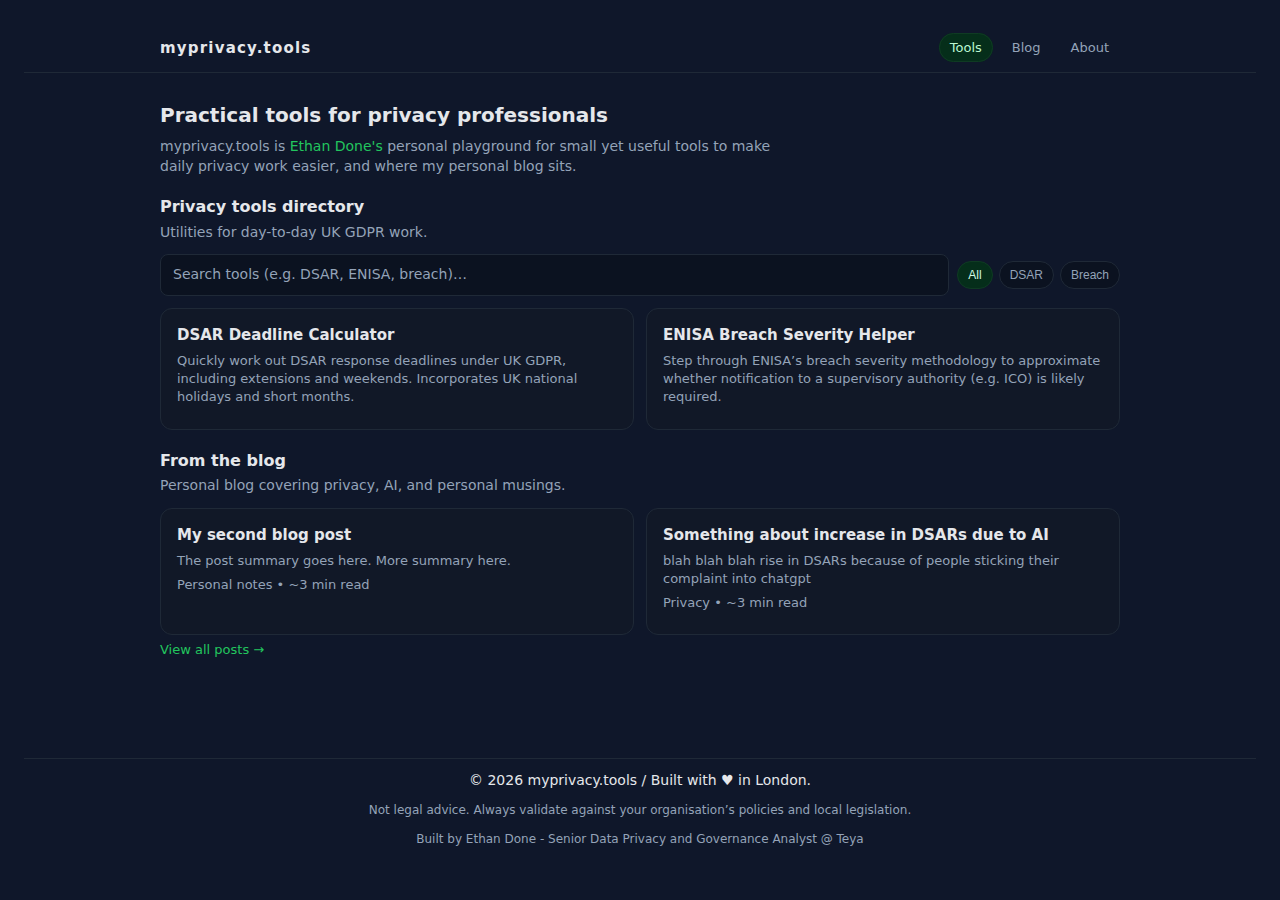
<file: index.html>
<!DOCTYPE html>
<html lang="en">
<head>
  <meta charset="UTF-8" />
  <title>myprivacy.tools</title>
  <meta name="viewport" content="width=device-width, initial-scale=1" />
  <link rel="stylesheet" href="styles.css" />
</head>
<body>
  <header class="site-header">
    <div class="container header-inner">
      <a href="index.html" class="logo">myprivacy.tools</a>
      <nav class="main-nav">
        <div class="nav-dropdown">
          <a href="index.html" class="active">Tools</a>
          <div class="nav-dropdown-menu">
            <a href="index.html">All Tools</a>
            <a href="tool-dsardeadline.html">DSAR Deadline Calculator</a>
            <a href="tool-enisascore.html">ENISA Breach Severity Helper</a>
          </div>
        </div>
        <a href="blog.html">Blog</a>
        <a href="about.html">About</a>
      </nav>
    </div>
  </header>

  <main class="site-main">
    <section class="hero">
      <div class="container hero-inner">
        <div>
          <h1>Practical tools for privacy professionals</h1>
          <p>
            myprivacy.tools is <a href="about.html">Ethan Done's</a> personal playground for 
            small yet useful tools to make daily privacy work easier, and where my personal blog sits.
          </p>
        </div>
      </div>
    </section>

    <section class="tools-section">
      <div class="container">
        <header class="section-header">
          <h2>Privacy tools directory</h2>
          <p>Utilities for day-to-day UK GDPR work.</p>
        </header>

        <div class="tools-controls">
          <input
            type="search"
            id="toolSearch"
            placeholder="Search tools (e.g. DSAR, ENISA, breach)…"
            aria-label="Search tools"
          />
          <div class="filter-group" aria-label="Filter by category">
            <button class="filter-btn active" data-filter="all">All</button>
            <button class="filter-btn" data-filter="dsar">DSAR</button>
            <button class="filter-btn" data-filter="breach">Breach</button>
          </div>
        </div>

        <div class="tools-grid" id="toolsGrid">
          <!-- DSAR Deadline Calculator -->
          <article class="tool-card" data-tags="dsar deadlines gdpr uk-gdpr">
            <h3>
              <a href="tool-dsardeadline.html">DSAR Deadline Calculator</a>
            </h3>
            <p>
              Quickly work out DSAR response deadlines under UK GDPR,
              including extensions and weekends. Incorporates UK national holidays
              and short months.
            </p>
          </article>

          <!-- ENISA Severity Helper -->
          <article class="tool-card" data-tags="breach enisa severity notification ico dpa">
            <h3>
              <a href="tool-enisascore.html">ENISA Breach Severity Helper</a>
            </h3>
            <p>
              Step through ENISA’s breach severity methodology to
              approximate whether notification to a supervisory authority
              (e.g. ICO) is likely required.
            </p>
          </article>
        </div>
      </div>
    </section>

    <section class="blog-teaser">
      <div class="container">
        <header class="section-header">
          <h2>From the blog</h2>
          <p>Personal blog covering privacy, AI, and personal musings.</p>
        </header>

        <div class="blog-teaser-grid">
          <article class="post-card">
            <h3>
              <a href="blog-post-2.html">
                My second blog post
              </a>
            </h3>
            <p>
              The post summary goes here. More summary here.
            </p>
            <p class="post-meta">Personal notes • ~3 min read</p>
          </article>

          <article class="post-card">
            <h3>
              <a href="blog-post-1.html">
                Something about increase in DSARs due to AI
              </a>
            </h3>
            <p>
              blah blah blah rise in DSARs because of people sticking their complaint into chatgpt
            </p>
            <p class="post-meta">Privacy • ~3 min read</p>
          </article>
        </div>
        <a class="text-link" href="blog.html">View all posts →</a>
      </div>
    </section>
  </main>

  <footer class="site-footer">
    <div class="container footer-inner">
      <p>© <span id="year"></span> myprivacy.tools / Built with ♥ in London.</p>
      <p class="footer-small">
        Not legal advice. Always validate against your organisation’s policies
        and local legislation.
      </p>
      <p class="footer-small">
        Built by Ethan Done - Senior Data Privacy and Governance Analyst @ Teya
      </p>
    </div>
  </footer>

  <script>
    // Simple search + filter for tools
    const searchInput = document.getElementById('toolSearch');
    const filterButtons = document.querySelectorAll('.filter-btn');
    const toolsGrid = document.getElementById('toolsGrid');
    const toolCards = Array.from(toolsGrid.querySelectorAll('.tool-card'));

    function applyFilters() {
      const query = searchInput.value.toLowerCase();
      const activeFilterBtn = document.querySelector('.filter-btn.active');
      const filter = activeFilterBtn ? activeFilterBtn.dataset.filter : 'all';

      toolCards.forEach(card => {
        const text = card.innerText.toLowerCase();
        const tags = card.getAttribute('data-tags') || '';
        const matchesSearch = !query || text.includes(query) || tags.includes(query);

        let matchesFilter = filter === 'all';
        if (!matchesFilter) {
          matchesFilter = tags.includes(filter);
        }

        if (matchesSearch && matchesFilter) {
          card.style.display = '';
        } else {
          card.style.display = 'none';
        }
      });
    }

    searchInput.addEventListener('input', applyFilters);

    filterButtons.forEach(btn => {
      btn.addEventListener('click', () => {
        filterButtons.forEach(b => b.classList.remove('active'));
        btn.classList.add('active');
        applyFilters();
      });
    });

    // Footer year
    document.getElementById('year').textContent = new Date().getFullYear();
  </script>
</body>
</html>
</file>
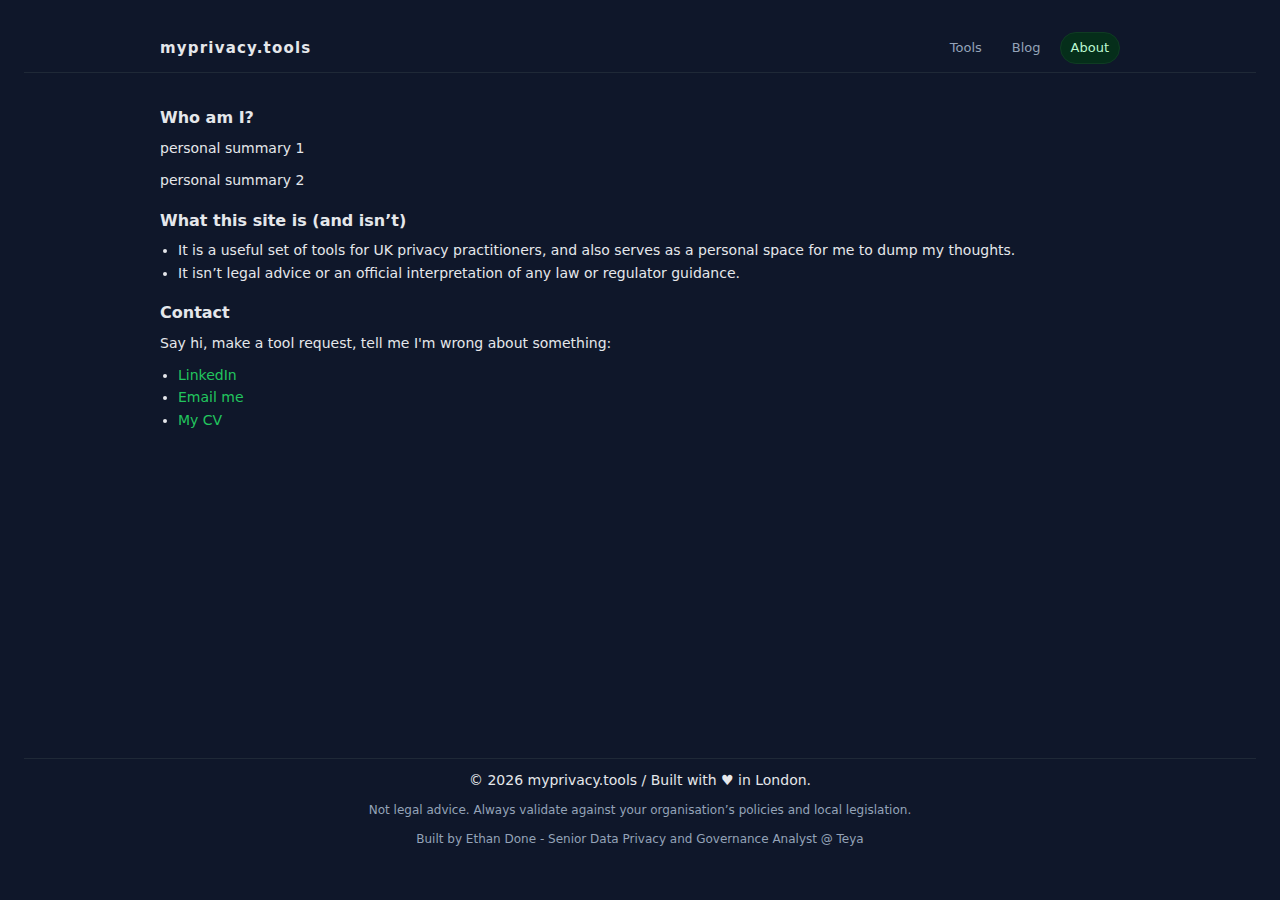
<file: about.html>
<!DOCTYPE html>
<html lang="en">
<head>
  <meta charset="UTF-8" />
  <title>About – myprivacy.tools</title>
  <meta name="viewport" content="width=device-width, initial-scale=1" />
  <link rel="stylesheet" href="styles.css" />
</head>
<body>
  <header class="site-header">
    <div class="container header-inner">
      <a href="index.html" class="logo">myprivacy.tools</a>
      <nav class="main-nav">
        <div class="nav-dropdown">
          <a href="index.html">Tools</a>
          <div class="nav-dropdown-menu">
            <a href="index.html">All Tools</a>
            <a href="tool-dsardeadline.html">DSAR Deadline Calculator</a>
            <a href="tool-enisascore.html">ENISA Breach Severity Helper</a>
          </div>
        </div>
        <a href="blog.html">Blog</a>
        <a href="about.html" class="active">About</a>
      </nav>
    </div>
  </header>

  <main class="site-main">


    <section>
      <div class="container prose">
        <h2>Who am I?</h2>
        <p>
          personal summary 1
        </p>

        <p>
          personal summary 2
        </p>

        <h2>What this site is (and isn’t)</h2>
        <ul>
          <li>
            It is a useful set of tools for UK privacy practitioners, 
            and also serves as a personal space for me to dump my thoughts.
          </li>
          <li>
            It isn’t legal advice or an official interpretation of any
            law or regulator guidance.
          </li>
        </ul>

        <h2>Contact</h2>
        <p>
          Say hi, make a tool request, tell me I'm wrong about something:
        </p>
        <ul>
          <li><a href="https://www.linkedin.com/in/ethandone/">LinkedIn</a></li>
          <li><a href="mailto:ethandonepublic@gmail.com">Email me</a></li>
          <li><a href="mailto:PUTLINKHERE">My CV</a></li>
          <!-- Add any social links you want -->
        </ul>
      </div>
    </section>
  </main>

  <footer class="site-footer">
    <div class="container footer-inner">
      <p>© <span id="year"></span> myprivacy.tools / Built with ♥ in London.</p>
      <p class="footer-small">
        Not legal advice. Always validate against your organisation’s policies
        and local legislation.
      </p>
      <p class="footer-small">
        Built by Ethan Done - Senior Data Privacy and Governance Analyst @ Teya
      </p>
    </div>
  </footer>

  <script>
    document.getElementById('year').textContent = new Date().getFullYear();
  </script>
</body>
</html>
</file>
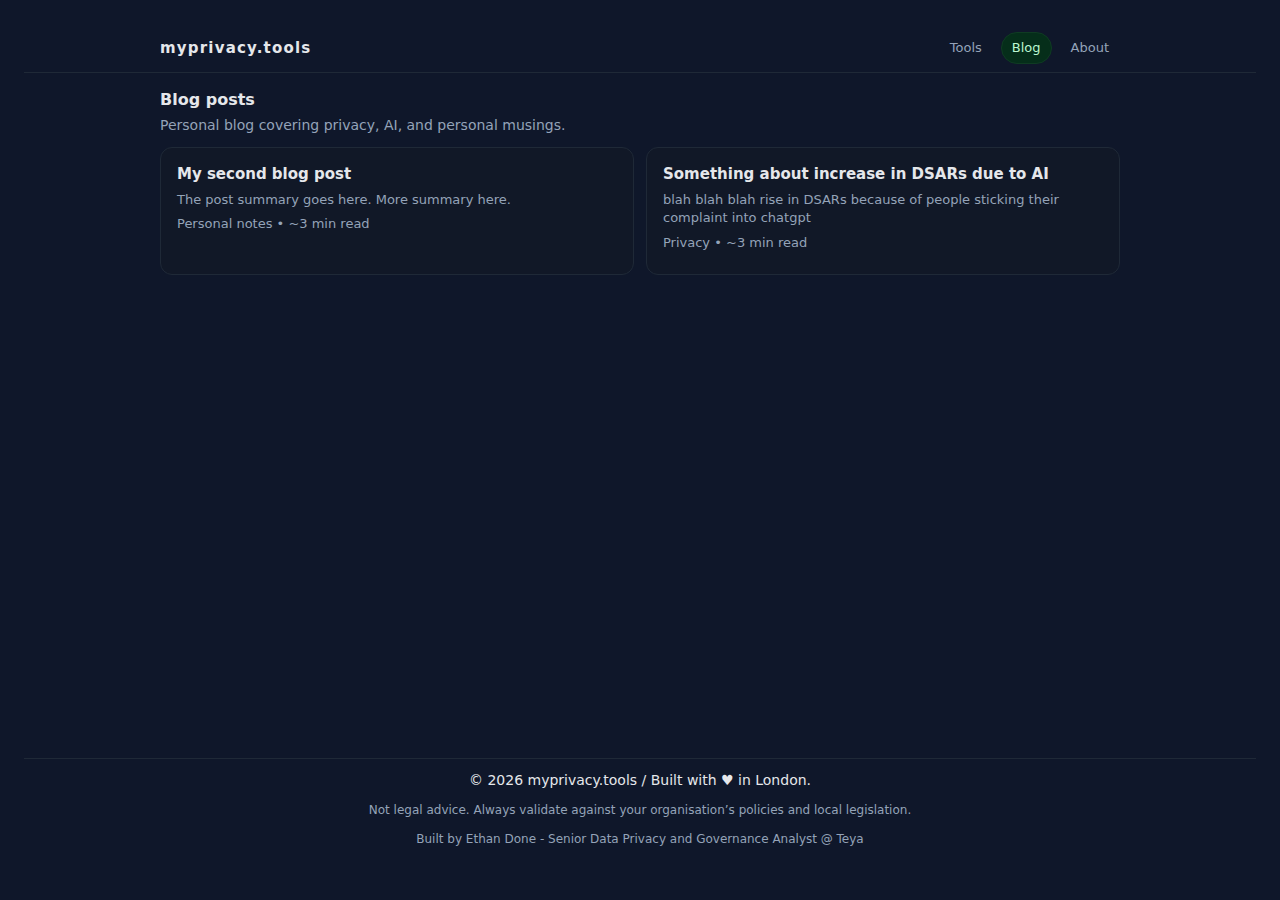
<file: blog.html>
<!DOCTYPE html>
<html lang="en">
<head>
  <meta charset="UTF-8" />
  <title>Blog – myprivacy.tools</title>
  <meta name="viewport" content="width=device-width, initial-scale=1" />
  <link rel="stylesheet" href="styles.css" />
</head>
<body>
  <header class="site-header">
    <div class="container header-inner">
      <a href="index.html" class="logo">myprivacy.tools</a>
      <nav class="main-nav">
        <div class="nav-dropdown">
          <a href="index.html">Tools</a>
          <div class="nav-dropdown-menu">
            <a href="index.html">All Tools</a>
            <a href="tool-dsardeadline.html">DSAR Deadline Calculator</a>
            <a href="tool-enisascore.html">ENISA Breach Severity Helper</a>
          </div>
        </div>
        <a href="blog.html" class="active">Blog</a>
        <a href="about.html">About</a>
      </nav>
    </div>
  </header>

  <main class="site-main">
    <section class="blog-teaser">
      <div class="container">
        <header class="section-header">
          <h2>Blog posts</h2>
          <p>Personal blog covering privacy, AI, and personal musings.</p>
        </header>

        <div class="blog-teaser-grid">
          <article class="post-card">
            <h3>
              <a href="blog-post-2.html">
                My second blog post
              </a>
            </h3>
            <p>
              The post summary goes here. More summary here.
            </p>
            <p class="post-meta">Personal notes • ~3 min read</p>
          </article>

          <article class="post-card">
            <h3>
              <a href="blog-post-1.html">
                Something about increase in DSARs due to AI
              </a>
            </h3>
            <p>
              blah blah blah rise in DSARs because of people sticking their complaint into chatgpt
            </p>
            <p class="post-meta">Privacy • ~3 min read</p>
          </article>
        </div>
      </div>
    </section>
  </main>
  
  <footer class="site-footer">
    <div class="container footer-inner">
      <p>© <span id="year"></span> myprivacy.tools / Built with ♥ in London.</p>
      <p class="footer-small">
        Not legal advice. Always validate against your organisation’s policies
        and local legislation.
      </p>
      <p class="footer-small">
        Built by Ethan Done - Senior Data Privacy and Governance Analyst @ Teya
      </p>
    </div>
  </footer>

  <script>
    document.getElementById('year').textContent = new Date().getFullYear();
  </script>
</body>
</html>
</file>
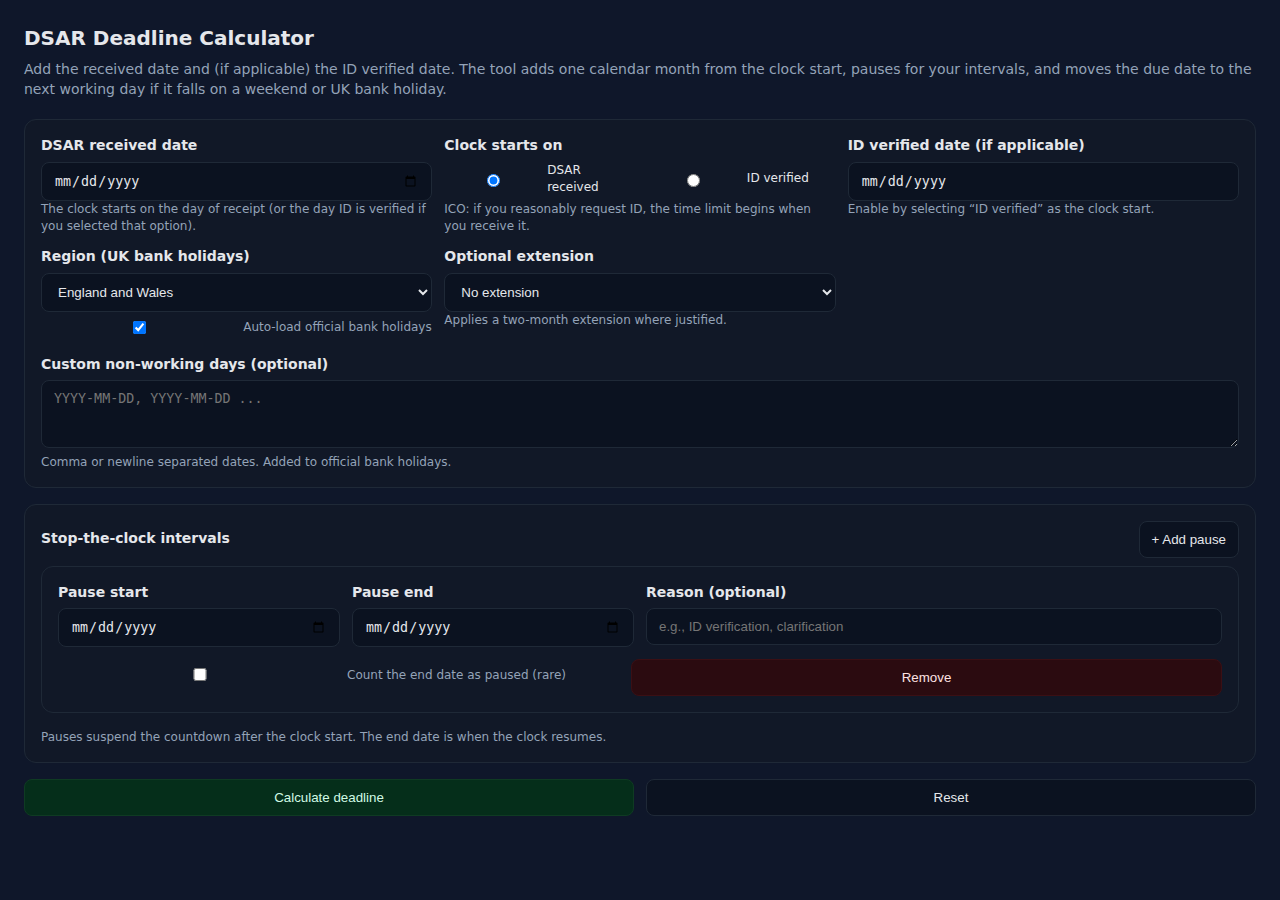
<file: DSAR Deadline Calculator.html>
<!DOCTYPE html>
<html lang="en">
<head>
  <meta charset="UTF-8" />
  <title>DSAR Deadline Calculator</title>
  <meta name="viewport" content="width=device-width, initial-scale=1" />
  <style>
    :root {
      --bg: #0f172a; --panel: #111827; --muted: #94a3b8; --text: #e5e7eb; --accent: #22c55e;
      --warn: #f59e0b; --danger: #ef4444; --border: #1f2937; --input: #0b1220;
    }
    * { box-sizing: border-box; }
    body { margin: 0; padding: 24px; background: var(--bg); color: var(--text);
      font: 14px/1.4 system-ui, -apple-system, Segoe UI, Roboto, Helvetica, Arial, "Apple Color Emoji", "Segoe UI Emoji"; }
    h1 { font-size: 20px; margin: 0 0 8px; }
    p.desc { color: var(--muted); margin: 0 0 20px; }
    .card { background: var(--panel); border: 1px solid var(--border); border-radius: 12px; padding: 16px; margin: 0 0 16px; }
    .grid { display: grid; gap: 12px; grid-template-columns: repeat(12, 1fr); }
    .col-12 { grid-column: span 12; } .col-6 { grid-column: span 6; } .col-4 { grid-column: span 4; } .col-3 { grid-column: span 3; }
    label { display: block; font-weight: 600; margin-bottom: 6px; color: var(--text); }
    input[type="date"], input[type="text"], select, textarea {
      width: 100%; padding: 10px 12px; border-radius: 8px; border: 1px solid var(--border);
      background: var(--input); color: var(--text);
    }
    textarea { min-height: 68px; resize: vertical; }
    .row { display: flex; gap: 8px; align-items: center; }
    .row > * { flex: 1; }
    .btn { appearance: none; border: 1px solid var(--border); color: var(--text); background: #0b1220; padding: 10px 12px;
      border-radius: 8px; cursor: pointer; transition: border-color .15s ease, background .15s ease, transform .02s; }
    .btn:hover { border-color: #334155; background: #0d1424; } .btn:active { transform: translateY(1px); }
    .btn-primary { background: #052e1a; border-color: #0f3b23; color: #d1fae5; }
    .btn-primary:hover { background: #083822; border-color: #14532d; }
    .btn-danger { background: #2b0b10; border-color: #3b0f14; color: #fee2e2; }
    .note { color: var(--muted); font-size: 12px; }
    .muted { color: var(--muted); }
    .result { font-size: 16px; padding: 12px; border-radius: 10px; border: 1px dashed #374151; background: #0a101c; }
    .result .final { font-size: 20px; font-weight: 700; color: #bbf7d0; }
    .tags { display: flex; flex-wrap: wrap; gap: 8px; margin-top: 8px; }
    .tag { background: #0b1220; border: 1px solid var(--border); color: var(--muted); padding: 4px 8px; border-radius: 999px; font-size: 12px; }
    .hidden { display: none; }
    .small { font-size: 12px; }
  </style>
</head>
<body>
  <h1>DSAR Deadline Calculator</h1>
  <p class="desc">Add the received date and (if applicable) the ID verified date. The tool adds one calendar month from the clock start, pauses for your intervals, and moves the due date to the next working day if it falls on a weekend or UK bank holiday.</p>

  <div class="card">
    <div class="grid">
      <div class="col-4">
        <label for="receivedDate">DSAR received date</label>
        <input id="receivedDate" type="date" />
        <div class="note">The clock starts on the day of receipt (or the day ID is verified if you selected that option).</div>
      </div>

      <div class="col-4">
        <label>Clock starts on</label>
        <div class="row">
          <label class="row" style="gap:6px; align-items:center; font-weight:500;">
            <input type="radio" name="clockStart" id="startReceived" value="received" checked />
            <span class="small">DSAR received</span>
          </label>
          <label class="row" style="gap:6px; align-items:center; font-weight:500;">
            <input type="radio" name="clockStart" id="startID" value="id" />
            <span class="small">ID verified</span>
          </label>
        </div>
        <div class="note">ICO: if you reasonably request ID, the time limit begins when you receive it.</div>
      </div>

      <div class="col-4">
        <label for="idVerifiedDate">ID verified date (if applicable)</label>
        <input id="idVerifiedDate" type="date" disabled />
        <div class="note">Enable by selecting “ID verified” as the clock start.</div>
      </div>

      <div class="col-4">
        <label for="region">Region (UK bank holidays)</label>
        <select id="region">
          <option value="england-and-wales" selected>England and Wales</option>
          <option value="scotland">Scotland</option>
          <option value="northern-ireland">Northern Ireland</option>
        </select>
        <div class="row" style="margin-top:6px">
          <label class="row" style="gap:6px; align-items:center; font-weight:500;">
            <input id="autoHolidays" type="checkbox" checked />
            <span class="small muted">Auto-load official bank holidays</span>
          </label>
        </div>
      </div>

      <div class="col-4">
        <label for="extensionMonths">Optional extension</label>
        <select id="extensionMonths">
          <option value="0" selected>No extension</option>
          <option value="2">Add two months (complexity)</option>
        </select>
        <div class="note">Applies a two-month extension where justified.</div>
      </div>

      <div class="col-12">
        <label for="customHolidays">Custom non-working days (optional)</label>
        <textarea id="customHolidays" placeholder="YYYY-MM-DD, YYYY-MM-DD ..."></textarea>
        <div class="note">Comma or newline separated dates. Added to official bank holidays.</div>
      </div>
    </div>
  </div>

  <div class="card">
    <div style="display:flex; justify-content:space-between; align-items:center; margin-bottom:8px;">
      <strong>Stop-the-clock intervals</strong>
      <button class="btn" id="addPauseBtn" type="button">+ Add pause</button>
    </div>
    <div id="pauses"></div>
    <div class="note" style="margin-top:8px;">Pauses suspend the countdown after the clock start. The end date is when the clock resumes.</div>
  </div>

  <div class="row" style="gap:12px; margin-bottom:16px;">
    <button class="btn btn-primary" id="calcBtn" type="button">Calculate deadline</button>
    <button class="btn" id="resetBtn" type="button">Reset</button>
  </div>

  <div id="output" class="card hidden">
    <div class="result" id="resultBox">
      <div><span class="muted">Received:</span> <strong id="outReceived">—</strong></div>
      <div><span class="muted">Clock start:</span> <strong id="outClockStart">—</strong></div>
      <div><span class="muted">Base deadline (1 month):</span> <strong id="outBase">—</strong></div>
      <div><span class="muted">Extension applied:</span> <strong id="outExtension">—</strong></div>
      <div><span class="muted">Total paused days:</span> <strong id="outPausedDays">—</strong></div>
      <div><span class="muted">Provisional deadline:</span> <strong id="outProvisional">—</strong></div>
      <div><span class="muted">Adjusted for weekends/bank holidays:</span> <span class="final" id="outFinal">—</span></div>
      <div class="tags" id="tags"></div>
    </div>
    <div class="note">ICO: calculate one calendar month from the start date; if it lands on a weekend/bank holiday, use the next working day.</div>
  </div>

  <template id="pauseRowTpl">
    <div class="card" data-pause-row>
      <div class="grid">
        <div class="col-3">
          <label>Pause start</label>
          <input type="date" data-pause-start />
        </div>
        <div class="col-3">
          <label>Pause end</label>
          <input type="date" data-pause-end />
        </div>
        <div class="col-6">
          <label>Reason (optional)</label>
          <input type="text" data-pause-reason placeholder="e.g., ID verification, clarification" />
        </div>
        <div class="col-12 row" style="justify-content: space-between;">
          <label class="row" style="gap:6px; align-items:center; font-weight:500;">
            <input type="checkbox" data-include-end />
            <span class="small muted">Count the end date as paused (rare)</span>
          </label>
          <button class="btn btn-danger" type="button" data-remove>Remove</button>
        </div>
      </div>
    </div>
  </template>

<script>
  // Utility: timezone-safe local YYYY-MM-DD formatting
  const fmt = (d) => {
    const y = d.getFullYear();
    const m = String(d.getMonth() + 1).padStart(2, '0');
    const day = String(d.getDate()).padStart(2, '0');
    return `${y}-${m}-${day}`;
  };

  // Parse YYYY-MM-DD into a local Date at 00:00 local time
  const parseDate = (s) => {
    if (!s) return null;
    const [y, m, day] = s.split("-").map(Number);
    return new Date(y, m - 1, day);
  };

  const addDays = (date, days) => {
    const d = new Date(date);
    d.setDate(d.getDate() + days);
    return d;
  };

  // Add months, clamping to last day of target month (handles shorter months)
  const addMonthsPreservingCalendar = (date, months) => {
    const d = new Date(date);
    const day = d.getDate();
    const targetMonth = d.getMonth() + months;
    const targetYear = d.getFullYear() + Math.floor(targetMonth / 12);
    const monthIndex = ((targetMonth % 12) + 12) % 12;
    const lastOfTargetMonth = new Date(targetYear, monthIndex + 1, 0).getDate();
    const clampedDay = Math.min(day, lastOfTargetMonth);
    return new Date(targetYear, monthIndex, clampedDay);
  };

  const isWeekend = (date) => [0, 6].includes(date.getDay());

  // Caches for bank holidays
  let bankHolidaysCache = {};
  let loadedRegion = null;

  const el = (id) => document.getElementById(id);
  const pausesContainer = document.getElementById("pauses");
  const pauseTpl = document.getElementById("pauseRowTpl");

  function addPauseRow(values = {}) {
    const node = document.importNode(pauseTpl.content, true);
    const row = node.querySelector("[data-pause-row]");
    const start = node.querySelector("[data-pause-start]");
    const end = node.querySelector("[data-pause-end]");
    const reason = node.querySelector("[data-pause-reason]");
    const includeEnd = node.querySelector("[data-include-end]");
    const removeBtn = node.querySelector("[data-remove]");

    if (values.start) start.value = values.start;
    if (values.end) end.value = values.end;
    if (values.reason) reason.value = values.reason;
    if (values.includeEnd) includeEnd.checked = true;

    removeBtn.addEventListener("click", () => row.remove());
    pausesContainer.appendChild(node);
  }

  async function loadBankHolidays(region) {
    if (bankHolidaysCache[region]) return bankHolidaysCache[region];
    const res = await fetch("https://www.gov.uk/bank-holidays.json", { cache: "no-store" });
    if (!res.ok) throw new Error("Failed to load bank holidays");
    const json = await res.json();
    const regionData = json[region];
    if (!regionData) throw new Error("Region not found in bank holidays feed");
    const dates = regionData.events.map(e => e.date); // already YYYY-MM-DD
    bankHolidaysCache[region] = new Set(dates);
    loadedRegion = region;
    return bankHolidaysCache[region];
  }

  function parseCustomHolidayInput() {
    const raw = el("customHolidays").value || "";
    const tokens = raw.split(/[\s,]+/).map(t => t.trim()).filter(Boolean);
    const set = new Set();
    for (const t of tokens) if (/^\d{4}-\d{2}-\d{2}$/.test(t)) set.add(t);
    return set;
  }

  function mergeHolidaySets(primary, custom) {
    const merged = new Set();
    if (primary) for (const d of primary) merged.add(d);
    if (custom) for (const d of custom) merged.add(d);
    return merged;
  }

  function nextWorkingDay(date, holidaysSet) {
    let d = new Date(date);
    while (true) {
      const iso = fmt(d); // local-safe
      if (!isWeekend(d) && !holidaysSet.has(iso)) return d;
      d = addDays(d, 1);
    }
  }

  function calcPausedDays(rows) {
    let total = 0;
    for (const r of rows) {
      const start = parseDate(r.start);
      const end = parseDate(r.end);
      if (!start || !end) continue;
      if (end < start) throw new Error("Pause end cannot be before start.");
      const msPerDay = 24 * 60 * 60 * 1000;
      let days = Math.round((end - start) / msPerDay);
      if (r.includeEnd) days += 1; // allow inclusive end if needed
      total += days;
    }
    return total;
  }

  async function calculate() {
    // Inputs
    const receivedStr = el("receivedDate").value;
    const receivedDate = parseDate(receivedStr);
    if (!receivedDate) { alert("Please enter the DSAR received date."); return; }

    const startOnID = document.getElementById("startID").checked;
    const idVerifiedStr = el("idVerifiedDate").value;
    const idVerifiedDate = idVerifiedStr ? parseDate(idVerifiedStr) : null;

    let clockStartDate = receivedDate; // Rule: start on the day of receipt
    if (startOnID) {
      if (!idVerifiedDate) { alert("Please enter the ID verified date or select 'DSAR received' as the clock start."); return; }
      if (idVerifiedDate < receivedDate) { alert("ID verified date cannot be before the DSAR received date."); return; }
      clockStartDate = idVerifiedDate; // If ID requested reasonably, clock starts when ID is received
    }

    const extensionMonths = parseInt(el("extensionMonths").value || "0", 10);
    const region = el("region").value;
    const auto = el("autoHolidays").checked;

    // Holidays
    let official = new Set();
    if (auto) {
      try { official = await loadBankHolidays(region); }
      catch (e) { console.warn(e); alert("Could not load official bank holidays. You can proceed with custom non-working days only."); }
    }
    const custom = parseCustomHolidayInput();
    const holidays = mergeHolidaySets(official, custom);

    // Pauses
    const allPauses = [...document.querySelectorAll("[data-pause-row]")].map(row => ({
      start: row.querySelector("[data-pause-start]").value,
      end: row.querySelector("[data-pause-end]").value,
      includeEnd: row.querySelector("[data-include-end]").checked,
  }));

    // Only consider pauses that have both start and end dates
const filledPauses = allPauses.filter(p => p.start && p.end);

let pausedDays = 0;
try { pausedDays = calcPausedDays(filledPauses); }
catch (e) { alert(e.message); return; }

    // One-month period from the clock start (calculated on same calendar day)
    const baseDeadline = addMonthsPreservingCalendar(clockStartDate, 1);

    // Optional extension
    const extendedDeadline = addMonthsPreservingCalendar(baseDeadline, extensionMonths);

    // Add any stop-the-clock days
    const provisional = addDays(extendedDeadline, pausedDays);

    // Adjust to next working day if needed (weekend/bank holiday)
    const finalDeadline = nextWorkingDay(provisional, holidays);

    // Output
    el("outReceived").textContent = fmt(receivedDate);
    el("outClockStart").textContent = fmt(clockStartDate) + (startOnID ? " (ID verified)" : " (received)");
    el("outBase").textContent = fmt(baseDeadline);
    el("outExtension").textContent = extensionMonths ? `${extensionMonths} month(s)` : "None";
    el("outPausedDays").textContent = `${pausedDays} day(s)`;
    el("outProvisional").textContent = fmt(provisional);
    el("outFinal").textContent = fmt(finalDeadline);

// Tags
const tags = document.getElementById("tags");
tags.innerHTML = "";
const addTag = (t) => { const span = document.createElement("span"); span.className = "tag"; span.textContent = t; tags.appendChild(span); };
addTag(`Region: ${region.replace(/-/g, " ")}`);
if (auto) addTag("Official bank holidays loaded");
if (custom.size) addTag(`Custom non-working: ${custom.size}`);
if (filledPauses.length) addTag(`Pauses: ${filledPauses.length}`);

    document.getElementById("output").classList.remove("hidden");
  }

  // Wire up (unchanged)
  document.getElementById("addPauseBtn").addEventListener("click", () => addPauseRow());
  document.getElementById("calcBtn").addEventListener("click", calculate);
  document.getElementById("resetBtn").addEventListener("click", () => {
    document.getElementById("receivedDate").value = "";
    document.getElementById("startReceived").checked = true;
    document.getElementById("startID").checked = false;
    document.getElementById("idVerifiedDate").value = "";
    document.getElementById("idVerifiedDate").disabled = true;
    document.getElementById("extensionMonths").value = "0";
    document.getElementById("region").value = "england-and-wales";
    document.getElementById("autoHolidays").checked = true;
    document.getElementById("customHolidays").value = "";
    document.getElementById("pauses").innerHTML = "";
    document.getElementById("output").classList.add("hidden");
  });

  // Toggle ID date enablement
  document.getElementById("startReceived").addEventListener("change", (e) => {
    if (e.target.checked) { document.getElementById("idVerifiedDate").disabled = true; }
  });
  document.getElementById("startID").addEventListener("change", (e) => {
    if (e.target.checked) { document.getElementById("idVerifiedDate").disabled = false; }
  });

  // Sensible defaults
  addPauseRow();
</script>
</body>
</html>
</file>
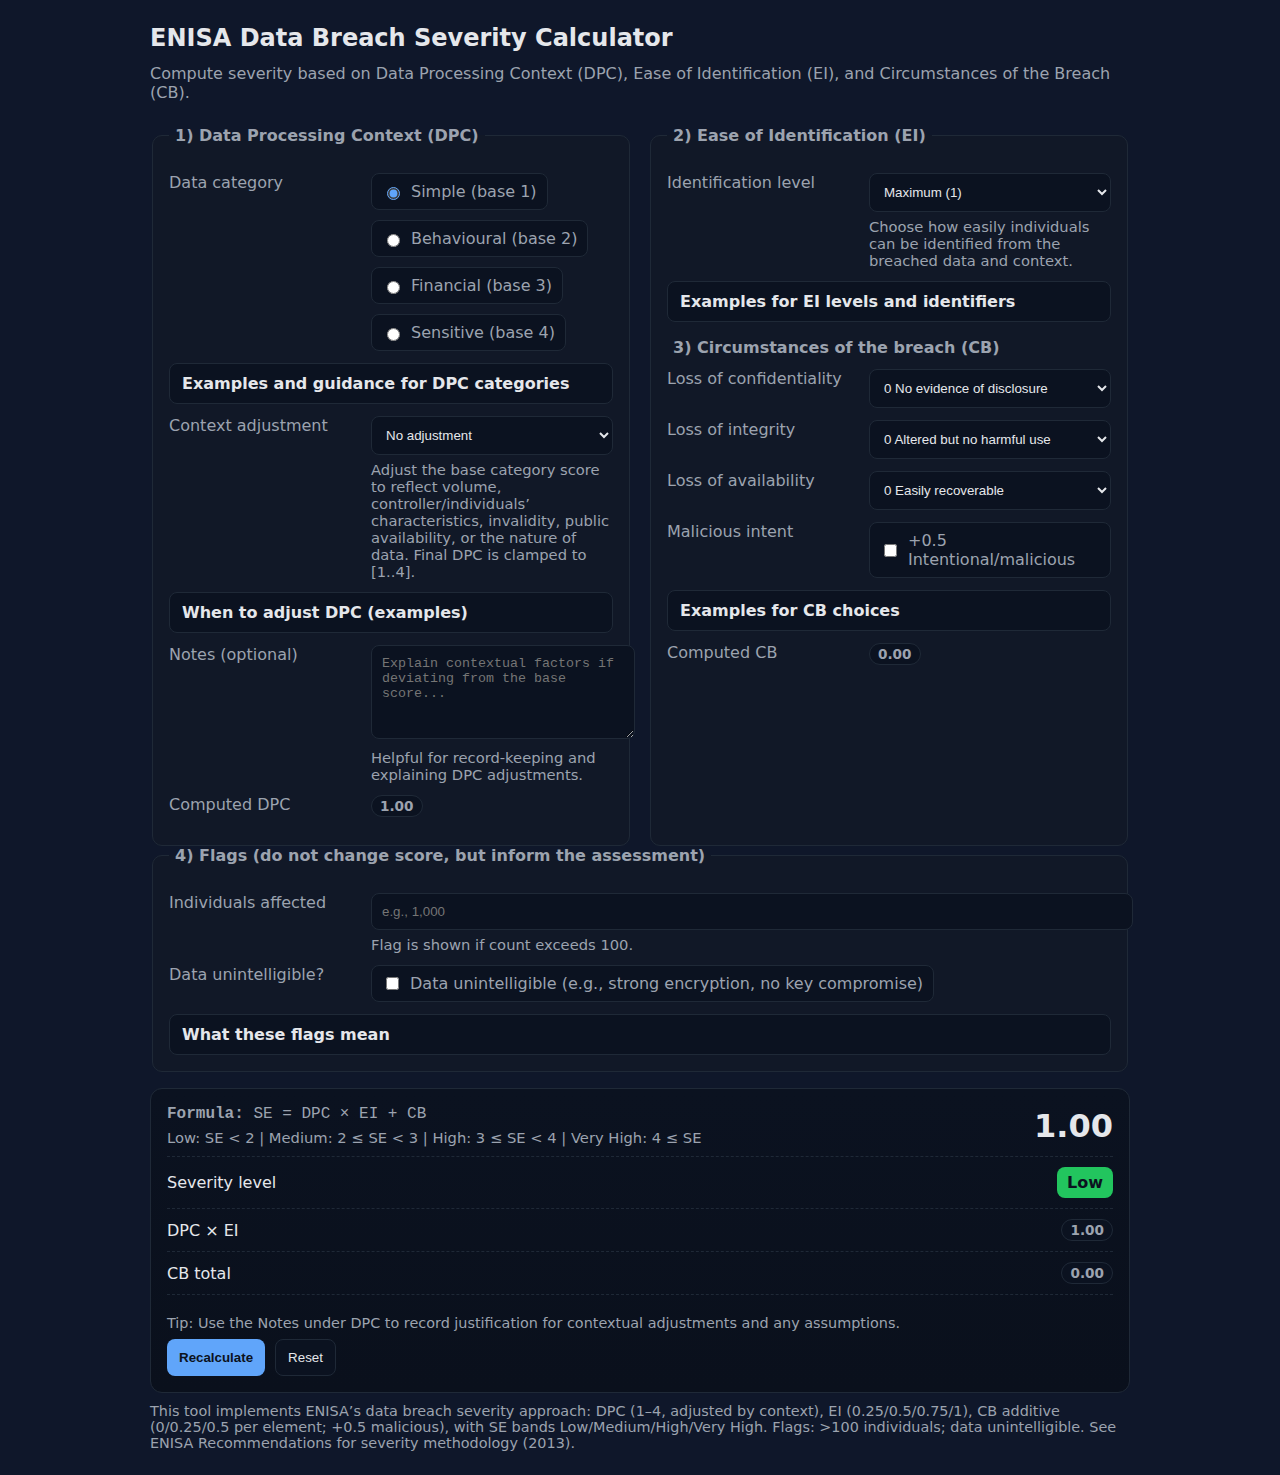
<file: ENISA Severity Score Calculator.html>
<!DOCTYPE html>
<html lang="en">
<head>
<meta charset="utf-8" />
<meta name="viewport" content="width=device-width, initial-scale=1" />
<title>ENISA Data Breach Severity Calculator</title>
<style>
  :root {
    --bg: #0f172a;
    --panel: #111827;
    --text: #e5e7eb;
    --muted: #9ca3af;
    --accent: #60a5fa;
    --low: #22c55e;
    --med: #f59e0b;
    --high: #f97316;
    --vhigh: #ef4444;
    --border: #1f2937;
  }
  html, body {
    background: var(--bg);
    color: var(--text);
    font-family: system-ui, -apple-system, Segoe UI, Roboto, Ubuntu, Cantarell, "Helvetica Neue", Arial, "Noto Sans", "Apple Color Emoji", "Segoe UI Emoji", "Segoe UI Symbol";
    margin: 0;
    padding: 0;
  }
  .container { max-width: 980px; margin: 0 auto; padding: 24px; }
  h1 { font-size: 1.5rem; margin: 0 0 12px; }
  .subtitle { color: var(--muted); margin-bottom: 24px; }

  .grid { display: grid; grid-template-columns: 1fr; gap: 16px; }
  @media (min-width: 900px) { .grid { grid-template-columns: 1fr 1fr; } }

  fieldset {
    background: var(--panel);
    border: 1px solid var(--border);
    border-radius: 10px;
    padding: 16px;
  }
  legend { padding: 0 6px; color: var(--muted); font-weight: 600; }
  .row {
    display: grid;
    grid-template-columns: 190px 1fr;
    gap: 12px;
    align-items: start;
    margin: 12px 0;
  }
  .row label { color: var(--muted); }
  .choices { display: flex; flex-wrap: wrap; gap: 10px; }
  .choices label {
    display: inline-flex; align-items: center; gap: 8px;
    background: #0b1220; border: 1px solid var(--border);
    padding: 8px 10px; border-radius: 8px; cursor: pointer;
  }
  input[type="radio"], input[type="checkbox"] { accent-color: var(--accent); }
  select, input[type="number"], textarea {
    width: 100%; background: #0b1220; border: 1px solid var(--border);
    color: var(--text); border-radius: 8px; padding: 10px; outline: none;
  }
  textarea { min-height: 72px; resize: vertical; }
  .help { color: var(--muted); font-size: 0.92rem; margin-top: 6px; }

  .inline-badge {
    display: inline-block; padding: 2px 8px; border-radius: 999px;
    font-size: 0.85rem; font-weight: 600; border: 1px solid var(--border);
    background: #0b1220; color: var(--muted);
  }

  .result {
    background: linear-gradient(180deg, #0b1220, #0a101c);
    border: 1px solid var(--border);
    border-radius: 12px;
    padding: 16px; margin-top: 16px;
  }
  .score-line {
    display: flex; align-items: center; justify-content: space-between; gap: 12px;
    border-bottom: 1px dashed var(--border); padding-bottom: 10px; margin-bottom: 10px;
  }
  .score { font-size: 2rem; font-weight: 700; }

  .badge { display: inline-block; padding: 6px 10px; border-radius: 8px; color: #0b1220; font-weight: 700; }
  .low { background: var(--low); }
  .med { background: var(--med); }
  .high { background: var(--high); }
  .vhigh { background: var(--vhigh); }

  .formula { color: var(--muted); font-family: ui-monospace, SFMono-Regular, Menlo, Monaco, Consolas, "Liberation Mono", "Courier New", monospace; }
  .flags { display: flex; flex-wrap: wrap; gap: 8px; }
  .flag { background: #0b1220; border: 1px solid var(--border); border-radius: 8px; padding: 6px 8px; color: var(--muted); }
  .actions { display: flex; gap: 10px; margin-top: 8px; }
  button { background: #0b1220; border: 1px solid var(--border); color: var(--text); border-radius: 8px; padding: 10px 12px; cursor: pointer; }
  button.primary { background: var(--accent); color: #0b1220; font-weight: 700; border: none; }

  .footnote { color: var(--muted); font-size: 0.9rem; margin-top: 10px; }

  /* Details blocks */
  details.helpbox {
    margin-top: 10px; background: #0b1220; border: 1px solid var(--border);
    border-radius: 8px; padding: 10px 12px;
  }
  details.helpbox summary {
    cursor: pointer; color: var(--text); font-weight: 600;
    list-style: none;
  }
  details.helpbox summary::-webkit-details-marker { display: none; }
  .help-list { margin: 8px 0 0 0; padding-left: 18px; color: var(--muted); }
  .help-list li { margin: 6px 0; }
  .small { font-size: 0.9rem; }
  .mono { font-family: ui-monospace, SFMono-Regular, Menlo, Monaco, Consolas, "Liberation Mono", "Courier New", monospace; }
</style>
</head>
<body>
<div class="container">
  <h1>ENISA Data Breach Severity Calculator</h1>
  <div class="subtitle">Compute severity based on Data Processing Context (DPC), Ease of Identification (EI), and Circumstances of the Breach (CB).</div>

  <div class="grid">
    <fieldset>
      <legend>1) Data Processing Context (DPC)</legend>

      <div class="row">
        <label>Data category</label>
        <div class="choices" id="dpcCategory">
          <label><input type="radio" name="dpcCat" value="simple" checked /> Simple (base 1)</label>
          <label><input type="radio" name="dpcCat" value="behavioural" /> Behavioural (base 2)</label>
          <label><input type="radio" name="dpcCat" value="financial" /> Financial (base 3)</label>
          <label><input type="radio" name="dpcCat" value="sensitive" /> Sensitive (base 4)</label>
        </div>
      </div>

      <details class="helpbox">
        <summary>Examples and guidance for DPC categories</summary>
        <ul class="help-list small">
          <li><strong>Simple data</strong> (base 1): biographical/contact details and similar (e.g., full name, postal address, phone, education, family life, professional experience). Example cases: customer list of a supermarket (1); list from a luxury goods seller (2: implies higher financial status); delivery addresses of an adult book store (3: sexual preferences); undercover officers list (4: critical safety). Credentials that only access low-impact stores (e.g., music store) also map here (1). </li>
          <li><strong>Behavioural data</strong> (base 2): location, traffic data, personal preferences and habits. Example cases: ISP helpdesk incoming calls (1); one week call history (2); one year call history (3: detailed profile); calls to a psychological support centre (4: infers health). Loyalty/supermarket monthly purchases (2); transport card location for a year (3); pharmacy purchases (4). </li>
          <li><strong>Financial data</strong> (base 3): income, transactions, balances, bank statements, credit cards, invoices, investments, social welfare. Example cases: mere bank customer letter (1); one-day transactions without details (2); one-month balances (3); one-year detailed statements (4). Credit cards: very old/invalid (1); partial card info (2/3 depending details); full details enabling transactions (4). </li>
          <li><strong>Sensitive data</strong> (base 4): health, political affiliation/opinions, sexual life. Example cases: “performed general blood tests” (1); ER blood test fact (2); test for a specific disease (3); actual test results (4). Political opinions in a closed forum (4). Dating site with declared sexual orientation (4). </li>
          <li class="small"><em>Note</em>: If multiple categories apply, score each; use the highest value for DPC. Credentials inherit the category of what they can access (e.g., online banking credentials → financial 4 if they enable fraud).</li>
        </ul>
      </details>

      <div class="row">
        <label>Context adjustment</label>
        <div>
          <select id="dpcAdj">
            <option value="0" selected>No adjustment</option>
            <option value="-3">-3 Significant decrease (e.g., trivial/benign nature)</option>
            <option value="-2">-2 Decrease (e.g., invalid/inaccurate, already public)</option>
            <option value="-1">-1 Slight decrease</option>
            <option value="1">+1 Increase (e.g., volume, controller/individuals’ characteristics)</option>
            <option value="2">+2 Strong increase (e.g., detailed profiling possible)</option>
            <option value="3">+3 Exceptional increase (e.g., critical safety for vulnerable groups)</option>
          </select>
          <div class="help">Adjust the base category score to reflect volume, controller/individuals’ characteristics, invalidity, public availability, or the nature of data. Final DPC is clamped to [1..4].</div>
        </div>
      </div>

      <details class="helpbox">
        <summary>When to adjust DPC (examples)</summary>
        <ul class="help-list small">
          <li><strong>Increase</strong> for higher volume/time span (e.g., one year of calls vs one week), controller context revealing more (e.g., online pharmacy vs stationery shop), or individuals with special characteristics (e.g., minors, public figures).</li>
          <li><strong>Decrease</strong> for known invalid/inaccurate data, data already publicly available, or data whose nature is benign (e.g., medical certificate stating “good health” only).</li>
        </ul>
      </details>

      <div class="row">
        <label>Notes (optional)</label>
        <div>
          <textarea id="dpcNotes" placeholder="Explain contextual factors if deviating from the base score..."></textarea>
          <div class="help">Helpful for record-keeping and explaining DPC adjustments.</div>
        </div>
      </div>

      <div class="row">
        <label>Computed DPC</label>
        <div><span id="dpcDisplay" class="inline-badge">1.00</span></div>
      </div>
    </fieldset>

    <fieldset>
      <legend>2) Ease of Identification (EI)</legend>

      <div class="row">
        <label>Identification level</label>
        <div>
          <select id="ei">
            <option value="0.25">Negligible (0.25)</option>
            <option value="0.5">Limited (0.5)</option>
            <option value="0.75">Significant (0.75)</option>
            <option value="1" selected>Maximum (1)</option>
          </select>
          <div class="help">Choose how easily individuals can be identified from the breached data and context.</div>
        </div>
      </div>

      <details class="helpbox">
        <summary>Examples for EI levels and identifiers</summary>
        <ul class="help-list small">
          <li><strong>Full name</strong>: 0.25 in a country with many duplicates; 0.5 where few share the name; 0.75 in a small city with few/no duplicates; 1 if combined with DOB/email.</li>
          <li><strong>ID/passport/SSN</strong>: 0.25 if no link to reference database; 0.75 if reveals extra info and linked to other data; 1 if reference data present (e.g., ID + name/photo).</li>
          <li><strong>Telephone/Home address</strong>: 0.25 if unlisted nationally; 0.5 if unlisted in a small city but contactable; 1 if listed in public registers.</li>
          <li><strong>Email</strong>: 0.25 if not revealing name and not commonly used publicly; 0.75 if searchable/used widely; 1 if reveals name and is the primary public address.</li>
          <li><strong>Pictures</strong>: 0.25 unclear CCTV; 0.5 unclear but context/location helps; 0.75 clear image; 1 clear + linked context (e.g., membership/home address).</li>
          <li><strong>Codes/Aliases/Initials</strong>: 0.25 if cannot link to other data without access; 0.75 if reveals some info (e.g., first name) and linked; 1 if alias reveals full name or reference data available.</li>
          <li class="small"><em>Note</em>: Combining identifiers increases EI—consider real-world cross-matching reasonably likely to be used.</li>
        </ul>
      </details>

      <legend style="margin-top:16px;">3) Circumstances of the breach (CB)</legend>

      <div class="row">
        <label>Loss of confidentiality</label>
        <div>
          <select id="cbConf">
            <option value="0">0 No evidence of disclosure</option>
            <option value="0.25">+0.25 Limited disclosure (known recipients)</option>
            <option value="0.5">+0.5 Broad disclosure (unknown/public)</option>
          </select>
        </div>
      </div>
      <div class="row">
        <label>Loss of integrity</label>
        <div>
          <select id="cbInteg">
            <option value="0">0 Altered but no harmful use</option>
            <option value="0.25">+0.25 Possibly used, recoverable</option>
            <option value="0.5">+0.5 Possibly used, not recoverable</option>
          </select>
        </div>
      </div>
      <div class="row">
        <label>Loss of availability</label>
        <div>
          <select id="cbAvail">
            <option value="0">0 Easily recoverable</option>
            <option value="0.25">+0.25 Temporarily unavailable</option>
            <option value="0.5">+0.5 Not recoverable</option>
          </select>
        </div>
      </div>
      <div class="row">
        <label>Malicious intent</label>
        <div class="choices">
          <label><input type="checkbox" id="cbMalicious" /> +0.5 Intentional/malicious</label>
        </div>
      </div>

      <details class="helpbox">
        <summary>Examples for CB choices</summary>
        <ul class="help-list small">
          <li><strong>Confidentiality</strong>: 0 lost laptop/paper with no evidence of access; +0.25 email to known wrong recipients or cross-customer account views; +0.5 posted to public forum/P2P, sold on media, misconfigured public website.</li>
          <li><strong>Integrity</strong>: 0 altered but original recovered before use; +0.25 possibly used incorrectly but recoverable (e.g., change requires reprocessing); +0.5 possibly used and not recoverable (original lost).</li>
          <li><strong>Availability</strong>: 0 copies exist or easy reconstruction; +0.25 temporarily unavailable but reconstructable with effort; +0.5 not recoverable (no backup and cannot be re-provided).</li>
          <li><strong>Malicious intent</strong>: +0.5 if intentional (e.g., theft/hacking to harm, selling data, deliberate posting/sharing).</li>
        </ul>
      </details>

      <div class="row">
        <label>Computed CB</label>
        <div><span id="cbDisplay" class="inline-badge">0.00</span></div>
      </div>
    </fieldset>
  </div>

  <fieldset>
    <legend>4) Flags (do not change score, but inform the assessment)</legend>
    <div class="row">
      <label>Individuals affected</label>
      <div>
        <input id="numIndividuals" type="number" min="0" step="1" placeholder="e.g., 1,000" />
        <div class="help">Flag is shown if count exceeds 100.</div>
      </div>
    </div>
    <div class="row">
      <label>Data unintelligible?</label>
      <div class="choices">
        <label><input type="checkbox" id="flagUnintelligible" /> Data unintelligible (e.g., strong encryption, no key compromise)</label>
      </div>
    </div>

    <details class="helpbox">
      <summary>What these flags mean</summary>
      <ul class="help-list small">
        <li><strong>Individuals &gt; 100</strong>: higher overall scale and disclosure risk for any given person in larger incidents; inform notification decision-making.</li>
        <li><strong>Unintelligible data</strong>: strong encryption without key compromise substantially reduces impact likelihood even if data were accessed.</li>
      </ul>
    </details>
  </fieldset>

  <div class="result" id="resultPanel">
    <div class="score-line">
      <div>
        <div class="formula"><strong>Formula:</strong> <span class="mono">SE = DPC × EI + CB</span></div>
        <div class="help">Low: SE &lt; 2 | Medium: 2 ≤ SE &lt; 3 | High: 3 ≤ SE &lt; 4 | Very High: 4 ≤ SE</div>
      </div>
      <div class="score" id="seScore">1.00</div>
    </div>
    <div class="score-line">
      <div>Severity level</div>
      <div id="seLevel" class="badge low">Low</div>
    </div>
    <div class="score-line">
      <div>DPC × EI</div>
      <div id="baseProduct" class="inline-badge">1.00</div>
    </div>
    <div class="score-line">
      <div>CB total</div>
      <div id="cbTotal" class="inline-badge">0.00</div>
    </div>
    <div>
      <div class="flags" id="flagsArea"></div>
      <div class="footnote">
        Tip: Use the Notes under DPC to record justification for contextual adjustments and any assumptions.
      </div>
    </div>
    <div class="actions">
      <button class="primary" id="btnRecalc">Recalculate</button>
      <button id="btnReset">Reset</button>
    </div>
  </div>

  <div class="footnote">
    This tool implements ENISA’s data breach severity approach: DPC (1–4, adjusted by context), EI (0.25/0.5/0.75/1), CB additive (0/0.25/0.5 per element; +0.5 malicious), with SE bands Low/Medium/High/Very High. Flags: &gt;100 individuals; data unintelligible. See ENISA Recommendations for severity methodology (2013).
  </div>
</div>

<script>
  const el = (id) => document.getElementById(id);

  function getBaseForCategory(cat) {
    switch (cat) {
      case 'simple': return 1;
      case 'behavioural': return 2;
      case 'financial': return 3;
      case 'sensitive': return 4;
      default: return 1;
    }
  }

  function clampDPC(val) { return Math.min(4, Math.max(1, val)); }

  function currentCategory() {
    const radios = document.querySelectorAll('input[name="dpcCat"]');
    for (const r of radios) if (r.checked) return r.value;
    return 'simple';
  }

  function computeDPC() {
    const base = getBaseForCategory(currentCategory());
    const adj = parseFloat(el('dpcAdj').value || '0');
    const dpc = clampDPC(base + adj);
    el('dpcDisplay').textContent = dpc.toFixed(2);
    return dpc;
  }

  function computeCB() {
    const conf = parseFloat(el('cbConf').value || '0');
    const integ = parseFloat(el('cbInteg').value || '0');
    const avail = parseFloat(el('cbAvail').value || '0');
    const mal = el('cbMalicious').checked ? 0.5 : 0.0;
    const cb = conf + integ + avail + mal;
    el('cbDisplay').textContent = cb.toFixed(2);
    return cb;
  }

  function levelForScore(se) {
    if (se < 2) return { label: 'Low', cls: 'low' };
    if (se < 3) return { label: 'Medium', cls: 'med' };
    if (se < 4) return { label: 'High', cls: 'high' };
    return { label: 'Very High', cls: 'vhigh' };
  }

  function recalc() {
    const dpc = computeDPC();
    const ei = parseFloat(el('ei').value || '1');
    const cb = computeCB();

    const baseProduct = dpc * ei;
    const se = baseProduct + cb;

    el('baseProduct').textContent = baseProduct.toFixed(2);
    el('cbTotal').textContent = cb.toFixed(2);
    el('seScore').textContent = se.toFixed(2);

    const lvl = levelForScore(se);
    const levelNode = el('seLevel');
    levelNode.textContent = lvl.label;
    levelNode.className = `badge ${lvl.cls}`;

    // flags
    const flags = [];
    const n = parseInt(el('numIndividuals').value || '0', 10);
    if (!Number.isNaN(n) && n > 100) {
      flags.push(`Flag: individuals > 100 (n = ${n})`);
    }
    if (el('flagUnintelligible').checked) {
      flags.push('Flag: data unintelligible (e.g., strong encryption, no key compromise)');
    }
    const flagsArea = el('flagsArea');
    flagsArea.innerHTML = '';
    if (flags.length) {
      for (const f of flags) {
        const span = document.createElement('span');
        span.className = 'flag';
        span.textContent = f;
        flagsArea.appendChild(span);
      }
    }
  }

  function resetAll() {
    document.querySelector('input[name="dpcCat"][value="simple"]').checked = true;
    el('dpcAdj').value = '0';
    el('dpcNotes').value = '';
    el('ei').value = '1';
    el('cbConf').value = '0';
    el('cbInteg').value = '0';
    el('cbAvail').value = '0';
    el('cbMalicious').checked = false;
    el('numIndividuals').value = '';
    el('flagUnintelligible').checked = false;
    recalc();
  }

  // Event bindings
  document.querySelectorAll('input[name="dpcCat"]').forEach(r => r.addEventListener('change', recalc));
  el('dpcAdj').addEventListener('change', recalc);
  el('ei').addEventListener('change', recalc);
  el('cbConf').addEventListener('change', recalc);
  el('cbInteg').addEventListener('change', recalc);
  el('cbAvail').addEventListener('change', recalc);
  el('cbMalicious').addEventListener('change', recalc);
  el('numIndividuals').addEventListener('input', recalc);
  el('flagUnintelligible').addEventListener('change', recalc);
  el('btnRecalc').addEventListener('click', recalc);
  el('btnReset').addEventListener('click', resetAll);

  // Initial calc
  recalc();
</script>
</body>
</html>
</file>
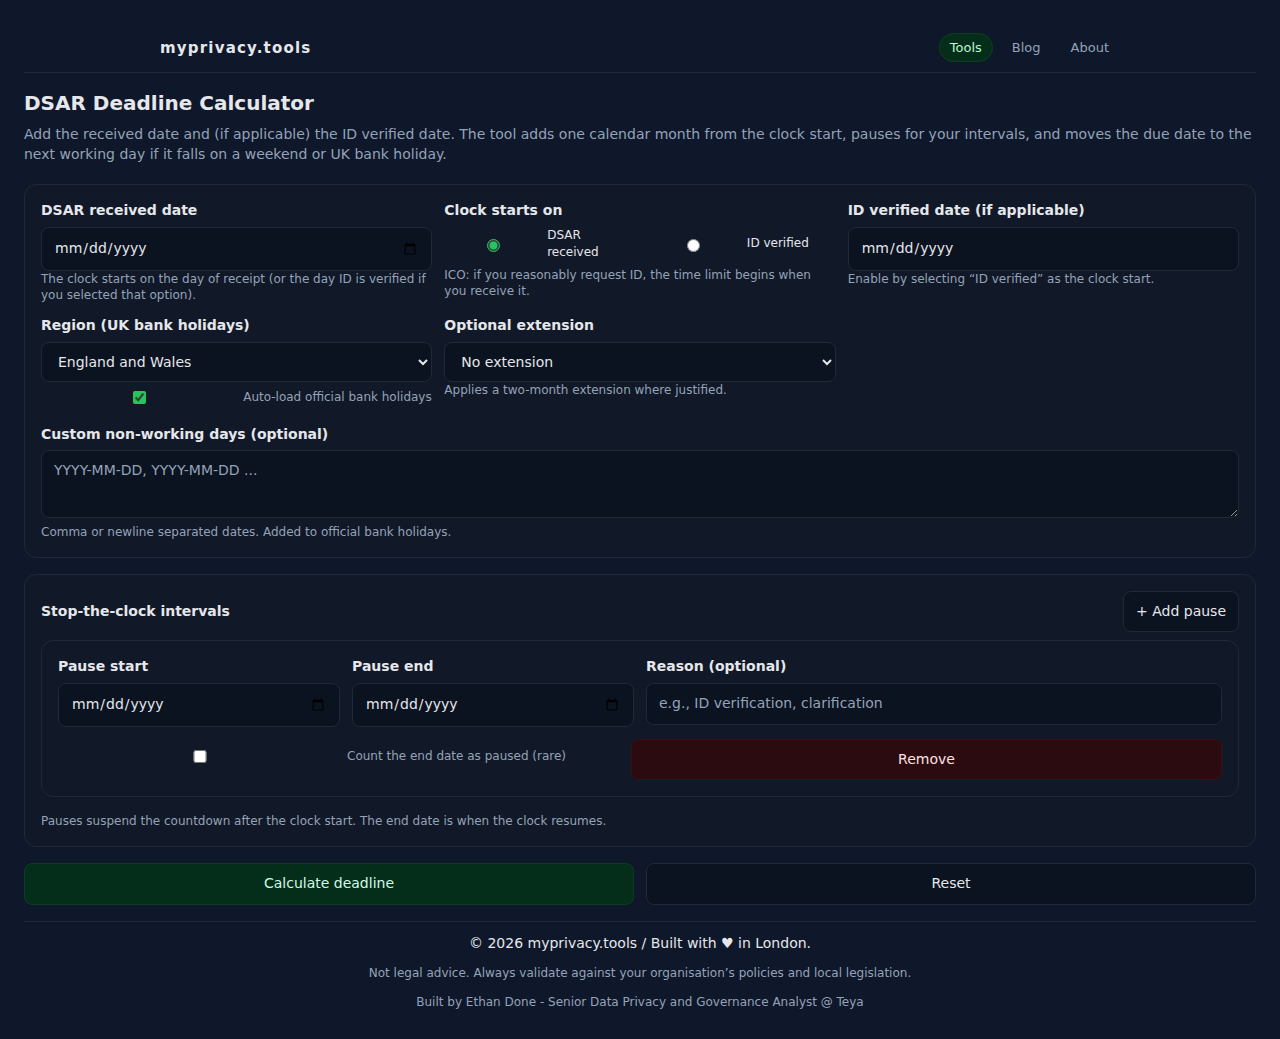
<file: tool-dsardeadline.html>
<!DOCTYPE html>
<html lang="en">
<head>
  <meta charset="UTF-8" />
  <title>DSAR Deadline Calculator</title>
  <meta name="viewport" content="width=device-width, initial-scale=1" />
  <link rel="stylesheet" href="styles.css" />

</head>
<body>
  <header class="site-header">
    <div class="container header-inner">
      <a href="index.html" class="logo">myprivacy.tools</a>
      <nav class="main-nav">
        <div class="nav-dropdown">
          <a href="index.html" class="active">Tools</a>
          <div class="nav-dropdown-menu">
            <a href="index.html">All Tools</a>
            <a href="tool-dsardeadline.html">DSAR Deadline Calculator</a>
            <a href="tool-enisascore.html">ENISA Breach Severity Helper</a>
          </div>
        </div>
        <a href="blog.html">Blog</a>
        <a href="about.html">About</a>
      </nav>
    </div>
  </header>
  
  <h1>DSAR Deadline Calculator</h1>
  <p class="desc">Add the received date and (if applicable) the ID verified date. The tool adds one calendar month from the clock start, pauses for your intervals, and moves the due date to the next working day if it falls on a weekend or UK bank holiday.</p>

  <div class="card">
    <div class="grid">
      <div class="col-4">
        <label for="receivedDate">DSAR received date</label>
        <input id="receivedDate" type="date" />
        <div class="note">The clock starts on the day of receipt (or the day ID is verified if you selected that option).</div>
      </div>

      <div class="col-4">
        <label>Clock starts on</label>
        <div class="row">
          <label class="row" style="gap:6px; align-items:center; font-weight:500;">
            <input type="radio" name="clockStart" id="startReceived" value="received" checked />
            <span class="small">DSAR received</span>
          </label>
          <label class="row" style="gap:6px; align-items:center; font-weight:500;">
            <input type="radio" name="clockStart" id="startID" value="id" />
            <span class="small">ID verified</span>
          </label>
        </div>
        <div class="note">ICO: if you reasonably request ID, the time limit begins when you receive it.</div>
      </div>

      <div class="col-4">
        <label for="idVerifiedDate">ID verified date (if applicable)</label>
        <input id="idVerifiedDate" type="date" disabled />
        <div class="note">Enable by selecting “ID verified” as the clock start.</div>
      </div>

      <div class="col-4">
        <label for="region">Region (UK bank holidays)</label>
        <select id="region">
          <option value="england-and-wales" selected>England and Wales</option>
          <option value="scotland">Scotland</option>
          <option value="northern-ireland">Northern Ireland</option>
        </select>
        <div class="row" style="margin-top:6px">
          <label class="row" style="gap:6px; align-items:center; font-weight:500;">
            <input id="autoHolidays" type="checkbox" checked />
            <span class="small muted">Auto-load official bank holidays</span>
          </label>
        </div>
      </div>

      <div class="col-4">
        <label for="extensionMonths">Optional extension</label>
        <select id="extensionMonths">
          <option value="0" selected>No extension</option>
          <option value="2">Add two months (complexity)</option>
        </select>
        <div class="note">Applies a two-month extension where justified.</div>
      </div>

      <div class="col-12">
        <label for="customHolidays">Custom non-working days (optional)</label>
        <textarea id="customHolidays" placeholder="YYYY-MM-DD, YYYY-MM-DD ..."></textarea>
        <div class="note">Comma or newline separated dates. Added to official bank holidays.</div>
      </div>
    </div>
  </div>

  <div class="card">
    <div class="card-header-row">
      <strong>Stop-the-clock intervals</strong>
      <button class="btn" id="addPauseBtn" type="button">+ Add pause</button>
    </div>
    <div id="pauses"></div>
    <div class="note" style="margin-top:8px;">Pauses suspend the countdown after the clock start. The end date is when the clock resumes.</div>
  </div>

  <div class="row" style="gap:12px; margin-bottom:16px;">
    <button class="btn btn-primary" id="calcBtn" type="button">Calculate deadline</button>
    <button class="btn" id="resetBtn" type="button">Reset</button>
  </div>

  <div id="output" class="card hidden">
    <div class="result" id="resultBox">
      <div><span class="muted">Received:</span> <strong id="outReceived">—</strong></div>
      <div><span class="muted">Clock start:</span> <strong id="outClockStart">—</strong></div>
      <div><span class="muted">Base deadline (1 month):</span> <strong id="outBase">—</strong></div>
      <div><span class="muted">Extension applied:</span> <strong id="outExtension">—</strong></div>
      <div><span class="muted">Total paused days:</span> <strong id="outPausedDays">—</strong></div>
      <div><span class="muted">Provisional deadline:</span> <strong id="outProvisional">—</strong></div>
      <div><span class="muted">Adjusted for weekends/bank holidays:</span> <span class="final" id="outFinal">—</span></div>
      <div class="tags" id="tags"></div>
    </div>
    <div class="note">ICO: calculate one calendar month from the start date; if it lands on a weekend/bank holiday, use the next working day.</div>
  </div>

  <template id="pauseRowTpl">
    <div class="card" data-pause-row>
      <div class="grid">
        <div class="col-3">
          <label>Pause start</label>
          <input type="date" data-pause-start />
        </div>
        <div class="col-3">
          <label>Pause end</label>
          <input type="date" data-pause-end />
        </div>
        <div class="col-6">
          <label>Reason (optional)</label>
          <input type="text" data-pause-reason placeholder="e.g., ID verification, clarification" />
        </div>
        <div class="col-12 row pause-footer">
          <label class="row" style="gap:6px; align-items:center; font-weight:500;">
            <input type="checkbox" data-include-end />
            <span class="small muted">Count the end date as paused (rare)</span>
          </label>
          <button class="btn btn-danger" type="button" data-remove>Remove</button>
        </div>
      </div>
    </div>
  </template>

<script>
  // Utility: timezone-safe local YYYY-MM-DD formatting
  const fmt = (d) => {
    const y = d.getFullYear();
    const m = String(d.getMonth() + 1).padStart(2, '0');
    const day = String(d.getDate()).padStart(2, '0');
    return `${y}-${m}-${day}`;
  };

  // Parse YYYY-MM-DD into a local Date at 00:00 local time
  const parseDate = (s) => {
    if (!s) return null;
    const [y, m, day] = s.split("-").map(Number);
    return new Date(y, m - 1, day);
  };

  const addDays = (date, days) => {
    const d = new Date(date);
    d.setDate(d.getDate() + days);
    return d;
  };

  // Add months, clamping to last day of target month (handles shorter months)
  const addMonthsPreservingCalendar = (date, months) => {
    const d = new Date(date);
    const day = d.getDate();
    const targetMonth = d.getMonth() + months;
    const targetYear = d.getFullYear() + Math.floor(targetMonth / 12);
    const monthIndex = ((targetMonth % 12) + 12) % 12;
    const lastOfTargetMonth = new Date(targetYear, monthIndex + 1, 0).getDate();
    const clampedDay = Math.min(day, lastOfTargetMonth);
    return new Date(targetYear, monthIndex, clampedDay);
  };

  const isWeekend = (date) => [0, 6].includes(date.getDay());

  // Caches for bank holidays
  let bankHolidaysCache = {};
  let loadedRegion = null;

  const el = (id) => document.getElementById(id);
  const pausesContainer = document.getElementById("pauses");
  const pauseTpl = document.getElementById("pauseRowTpl");

  function addPauseRow(values = {}) {
    const node = document.importNode(pauseTpl.content, true);
    const row = node.querySelector("[data-pause-row]");
    const start = node.querySelector("[data-pause-start]");
    const end = node.querySelector("[data-pause-end]");
    const reason = node.querySelector("[data-pause-reason]");
    const includeEnd = node.querySelector("[data-include-end]");
    const removeBtn = node.querySelector("[data-remove]");

    if (values.start) start.value = values.start;
    if (values.end) end.value = values.end;
    if (values.reason) reason.value = values.reason;
    if (values.includeEnd) includeEnd.checked = true;

    removeBtn.addEventListener("click", () => row.remove());
    pausesContainer.appendChild(node);
  }

  async function loadBankHolidays(region) {
    if (bankHolidaysCache[region]) return bankHolidaysCache[region];
    const res = await fetch("https://www.gov.uk/bank-holidays.json", { cache: "no-store" });
    if (!res.ok) throw new Error("Failed to load bank holidays");
    const json = await res.json();
    const regionData = json[region];
    if (!regionData) throw new Error("Region not found in bank holidays feed");
    const dates = regionData.events.map(e => e.date); // already YYYY-MM-DD
    bankHolidaysCache[region] = new Set(dates);
    loadedRegion = region;
    return bankHolidaysCache[region];
  }

  function parseCustomHolidayInput() {
    const raw = el("customHolidays").value || "";
    const tokens = raw.split(/[\s,]+/).map(t => t.trim()).filter(Boolean);
    const set = new Set();
    for (const t of tokens) if (/^\d{4}-\d{2}-\d{2}$/.test(t)) set.add(t);
    return set;
  }

  function mergeHolidaySets(primary, custom) {
    const merged = new Set();
    if (primary) for (const d of primary) merged.add(d);
    if (custom) for (const d of custom) merged.add(d);
    return merged;
  }

  function nextWorkingDay(date, holidaysSet) {
    let d = new Date(date);
    while (true) {
      const iso = fmt(d); // local-safe
      if (!isWeekend(d) && !holidaysSet.has(iso)) return d;
      d = addDays(d, 1);
    }
  }

  function calcPausedDays(rows) {
    let total = 0;
    for (const r of rows) {
      const start = parseDate(r.start);
      const end = parseDate(r.end);
      if (!start || !end) continue;
      if (end < start) throw new Error("Pause end cannot be before start.");
      const msPerDay = 24 * 60 * 60 * 1000;
      let days = Math.round((end - start) / msPerDay);
      if (r.includeEnd) days += 1; // allow inclusive end if needed
      total += days;
    }
    return total;
  }

  async function calculate() {
    // Inputs
    const receivedStr = el("receivedDate").value;
    const receivedDate = parseDate(receivedStr);
    if (!receivedDate) { alert("Please enter the DSAR received date."); return; }

    const startOnID = document.getElementById("startID").checked;
    const idVerifiedStr = el("idVerifiedDate").value;
    const idVerifiedDate = idVerifiedStr ? parseDate(idVerifiedStr) : null;

    let clockStartDate = receivedDate; // Rule: start on the day of receipt
    if (startOnID) {
      if (!idVerifiedDate) { alert("Please enter the ID verified date or select 'DSAR received' as the clock start."); return; }
      if (idVerifiedDate < receivedDate) { alert("ID verified date cannot be before the DSAR received date."); return; }
      clockStartDate = idVerifiedDate; // If ID requested reasonably, clock starts when ID is received
    }

    const extensionMonths = parseInt(el("extensionMonths").value || "0", 10);
    const region = el("region").value;
    const auto = el("autoHolidays").checked;

    // Holidays
    let official = new Set();
    if (auto) {
      try { official = await loadBankHolidays(region); }
      catch (e) { console.warn(e); alert("Could not load official bank holidays. You can proceed with custom non-working days only."); }
    }
    const custom = parseCustomHolidayInput();
    const holidays = mergeHolidaySets(official, custom);

    // Pauses
    const allPauses = [...document.querySelectorAll("[data-pause-row]")].map(row => ({
      start: row.querySelector("[data-pause-start]").value,
      end: row.querySelector("[data-pause-end]").value,
      includeEnd: row.querySelector("[data-include-end]").checked,
  }));

    // Only consider pauses that have both start and end dates
const filledPauses = allPauses.filter(p => p.start && p.end);

let pausedDays = 0;
try { pausedDays = calcPausedDays(filledPauses); }
catch (e) { alert(e.message); return; }

    // One-month period from the clock start (calculated on same calendar day)
    const baseDeadline = addMonthsPreservingCalendar(clockStartDate, 1);

    // Optional extension
    const extendedDeadline = addMonthsPreservingCalendar(baseDeadline, extensionMonths);

    // Add any stop-the-clock days
    const provisional = addDays(extendedDeadline, pausedDays);

    // Adjust to next working day if needed (weekend/bank holiday)
    const finalDeadline = nextWorkingDay(provisional, holidays);

    // Output
    el("outReceived").textContent = fmt(receivedDate);
    el("outClockStart").textContent = fmt(clockStartDate) + (startOnID ? " (ID verified)" : " (received)");
    el("outBase").textContent = fmt(baseDeadline);
    el("outExtension").textContent = extensionMonths ? `${extensionMonths} month(s)` : "None";
    el("outPausedDays").textContent = `${pausedDays} day(s)`;
    el("outProvisional").textContent = fmt(provisional);
    el("outFinal").textContent = fmt(finalDeadline);

// Tags
const tags = document.getElementById("tags");
tags.innerHTML = "";
const addTag = (t) => { const span = document.createElement("span"); span.className = "tag"; span.textContent = t; tags.appendChild(span); };
addTag(`Region: ${region.replace(/-/g, " ")}`);
if (auto) addTag("Official bank holidays loaded");
if (custom.size) addTag(`Custom non-working: ${custom.size}`);
if (filledPauses.length) addTag(`Pauses: ${filledPauses.length}`);

    document.getElementById("output").classList.remove("hidden");
  }

  // Wire up (unchanged)
  document.getElementById("addPauseBtn").addEventListener("click", () => addPauseRow());
  document.getElementById("calcBtn").addEventListener("click", calculate);
  document.getElementById("resetBtn").addEventListener("click", () => {
    document.getElementById("receivedDate").value = "";
    document.getElementById("startReceived").checked = true;
    document.getElementById("startID").checked = false;
    document.getElementById("idVerifiedDate").value = "";
    document.getElementById("idVerifiedDate").disabled = true;
    document.getElementById("extensionMonths").value = "0";
    document.getElementById("region").value = "england-and-wales";
    document.getElementById("autoHolidays").checked = true;
    document.getElementById("customHolidays").value = "";
    document.getElementById("pauses").innerHTML = "";
    document.getElementById("output").classList.add("hidden");
  });

  // Toggle ID date enablement
  document.getElementById("startReceived").addEventListener("change", (e) => {
    if (e.target.checked) { document.getElementById("idVerifiedDate").disabled = true; }
  });
  document.getElementById("startID").addEventListener("change", (e) => {
    if (e.target.checked) { document.getElementById("idVerifiedDate").disabled = false; }
  });

  // Sensible defaults
  addPauseRow();
</script>

<footer class="site-footer">
  <div class="container footer-inner">
    <p>© <span id="year"></span> myprivacy.tools / Built with ♥ in London.</p>
    <p class="footer-small">
      Not legal advice. Always validate against your organisation’s policies
      and local legislation.
    </p>
    <p class="footer-small">
      Built by Ethan Done - Senior Data Privacy and Governance Analyst @ Teya
    </p>
  </div>
</footer>

<script>
  document.getElementById("year").textContent = new Date().getFullYear();
</script>
</body>
</html>
</file>
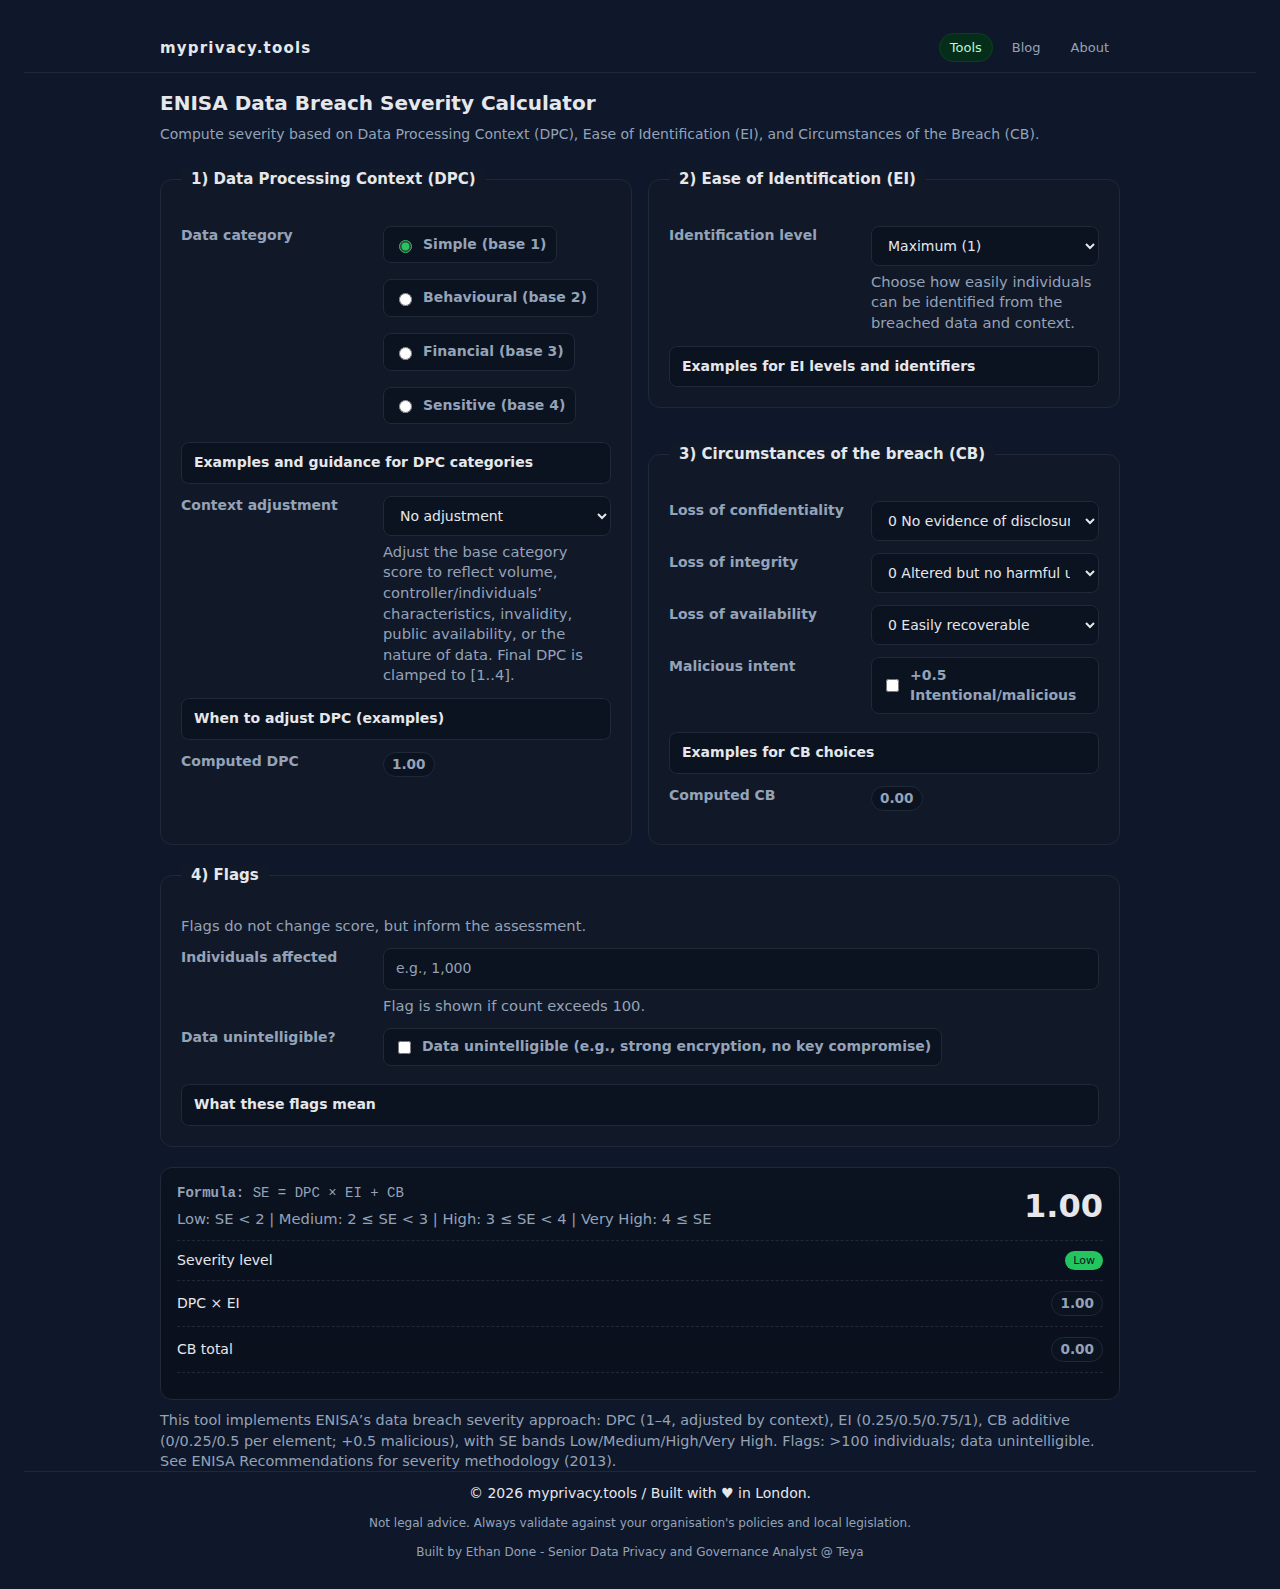
<file: tool-enisascore.html>
<!DOCTYPE html>
<html lang="en">
<head>
  <meta charset="UTF-8" />
  <title>ENISA Data Breach Severity Calculator</title>
  <meta name="viewport" content="width=device-width, initial-scale=1" />
  <link rel="stylesheet" href="styles.css" />
</head>
<body>
  <header class="site-header">
    <div class="container header-inner">
      <a href="index.html" class="logo">myprivacy.tools</a>
      <nav class="main-nav">
        <div class="nav-dropdown">
          <a href="index.html" class="active">Tools</a>
          <div class="nav-dropdown-menu">
            <a href="index.html">All Tools</a>
            <a href="tool-dsardeadline.html">DSAR Deadline Calculator</a>
            <a href="tool-enisascore.html">ENISA Breach Severity Helper</a>
          </div>
        </div>
        <a href="blog.html">Blog</a>
        <a href="about.html">About</a>
      </nav>
    </div>
  </header>

  <div class="container enisa-tool">
    <h1>ENISA Data Breach Severity Calculator</h1>
    <div class="subtitle">Compute severity based on Data Processing Context (DPC), Ease of Identification (EI), and Circumstances of the Breach (CB).</div>

  <div class="enisa-grid">
    <fieldset>
      <legend>1) Data Processing Context (DPC)</legend>

      <div class="enisa-row">
        <label>Data category</label>
        <div class="choices" id="dpcCategory">
          <label><input type="radio" name="dpcCat" value="simple" checked /> Simple (base 1)</label>
          <label><input type="radio" name="dpcCat" value="behavioural" /> Behavioural (base 2)</label>
          <label><input type="radio" name="dpcCat" value="financial" /> Financial (base 3)</label>
          <label><input type="radio" name="dpcCat" value="sensitive" /> Sensitive (base 4)</label>
        </div>
      </div>

      <details class="helpbox">
        <summary>Examples and guidance for DPC categories</summary>
        <ul class="help-list small">
          <li><strong>Simple data</strong> (base 1): biographical/contact details and similar (e.g., full name, postal address, phone, education, family life, professional experience). Example cases: customer list of a supermarket (1); list from a luxury goods seller (2: implies higher financial status); delivery addresses of an adult book store (3: sexual preferences); undercover officers list (4: critical safety). Credentials that only access low-impact stores (e.g., music store) also map here (1). </li>
          <li><strong>Behavioural data</strong> (base 2): location, traffic data, personal preferences and habits. Example cases: ISP helpdesk incoming calls (1); one week call history (2); one year call history (3: detailed profile); calls to a psychological support centre (4: infers health). Loyalty/supermarket monthly purchases (2); transport card location for a year (3); pharmacy purchases (4). </li>
          <li><strong>Financial data</strong> (base 3): income, transactions, balances, bank statements, credit cards, invoices, investments, social welfare. Example cases: mere bank customer letter (1); one-day transactions without details (2); one-month balances (3); one-year detailed statements (4). Credit cards: very old/invalid (1); partial card info (2/3 depending details); full details enabling transactions (4). </li>
          <li><strong>Sensitive data</strong> (base 4): health, political affiliation/opinions, sexual life. Example cases: “performed general blood tests” (1); ER blood test fact (2); test for a specific disease (3); actual test results (4). Political opinions in a closed forum (4). Dating site with declared sexual orientation (4). </li>
          <li class="small"><em>Note</em>: If multiple categories apply, score each; use the highest value for DPC. Credentials inherit the category of what they can access (e.g., online banking credentials → financial 4 if they enable fraud).</li>
        </ul>
      </details>

      <div class="enisa-row">
        <label>Context adjustment</label>
        <div>
          <select id="dpcAdj">
            <option value="0" selected>No adjustment</option>
            <option value="-3">-3 Significant decrease (e.g., trivial/benign nature)</option>
            <option value="-2">-2 Decrease (e.g., invalid/inaccurate, already public)</option>
            <option value="-1">-1 Slight decrease</option>
            <option value="1">+1 Increase (e.g., volume, controller/individuals’ characteristics)</option>
            <option value="2">+2 Strong increase (e.g., detailed profiling possible)</option>
            <option value="3">+3 Exceptional increase (e.g., critical safety for vulnerable groups)</option>
          </select>
          <div class="help">Adjust the base category score to reflect volume, controller/individuals’ characteristics, invalidity, public availability, or the nature of data. Final DPC is clamped to [1..4].</div>
        </div>
      </div>

      <details class="helpbox">
        <summary>When to adjust DPC (examples)</summary>
        <ul class="help-list small">
          <li><strong>Increase</strong> for higher volume/time span (e.g., one year of calls vs one week), controller context revealing more (e.g., online pharmacy vs stationery shop), or individuals with special characteristics (e.g., minors, public figures).</li>
          <li><strong>Decrease</strong> for known invalid/inaccurate data, data already publicly available, or data whose nature is benign (e.g., medical certificate stating “good health” only).</li>
        </ul>
      </details>

      <div class="enisa-row">
        <label>Computed DPC</label>
        <div><span id="dpcDisplay" class="inline-badge">1.00</span></div>
      </div>
    </fieldset>
    <fieldset>
      <legend>2) Ease of Identification (EI)</legend>

      <div class="enisa-row">
        <label>Identification level</label>
        <div>
          <select id="ei">
            <option value="0.25">Negligible (0.25)</option>
            <option value="0.5">Limited (0.5)</option>
            <option value="0.75">Significant (0.75)</option>
            <option value="1" selected>Maximum (1)</option>
          </select>
          <div class="help">Choose how easily individuals can be identified from the breached data and context.</div>
        </div>
      </div>

      <details class="helpbox">
        <summary>Examples for EI levels and identifiers</summary>
        <ul class="help-list small">
          <li><strong>Full name</strong>: 0.25 in a country with many duplicates; 0.5 where few share the name; 0.75 in a small city with few/no duplicates; 1 if combined with DOB/email.</li>
          <li><strong>ID/passport/SSN</strong>: 0.25 if no link to reference database; 0.75 if reveals extra info and linked to other data; 1 if reference data present (e.g., ID + name/photo).</li>
          <li><strong>Telephone/Home address</strong>: 0.25 if unlisted nationally; 0.5 if unlisted in a small city but contactable; 1 if listed in public registers.</li>
          <li><strong>Email</strong>: 0.25 if not revealing name and not commonly used publicly; 0.75 if searchable/used widely; 1 if reveals name and is the primary public address.</li>
          <li><strong>Pictures</strong>: 0.25 unclear CCTV; 0.5 unclear but context/location helps; 0.75 clear image; 1 clear + linked context (e.g., membership/home address).</li>
          <li><strong>Codes/Aliases/Initials</strong>: 0.25 if cannot link to other data without access; 0.75 if reveals some info (e.g., first name) and linked; 1 if alias reveals full name or reference data available.</li>
          <li class="small"><em>Note</em>: Combining identifiers increases EI—consider real-world cross-matching reasonably likely to be used.</li>
        </ul>
      </details>

    </fieldset>
    <fieldset>
      <legend>3) Circumstances of the breach (CB)</legend>

      <div class="enisa-row">
        <label>Loss of confidentiality</label>
        <div>
          <select id="cbConf">
            <option value="0">0 No evidence of disclosure</option>
            <option value="0.25">+0.25 Limited disclosure (known recipients)</option>
            <option value="0.5">+0.5 Broad disclosure (unknown/public)</option>
          </select>
        </div>
      </div>
      <div class="enisa-row">
        <label>Loss of integrity</label>
        <div>
          <select id="cbInteg">
            <option value="0">0 Altered but no harmful use</option>
            <option value="0.25">+0.25 Possibly used, recoverable</option>
            <option value="0.5">+0.5 Possibly used, not recoverable</option>
          </select>
        </div>
      </div>
      <div class="enisa-row">
        <label>Loss of availability</label>
        <div>
          <select id="cbAvail">
            <option value="0">0 Easily recoverable</option>
            <option value="0.25">+0.25 Temporarily unavailable</option>
            <option value="0.5">+0.5 Not recoverable</option>
          </select>
        </div>
      </div>
      <div class="enisa-row">
        <label>Malicious intent</label>
        <div class="choices">
          <label><input type="checkbox" id="cbMalicious" /> +0.5 Intentional/malicious</label>
        </div>
      </div>

      <details class="helpbox">
        <summary>Examples for CB choices</summary>
        <ul class="help-list small">
          <li><strong>Confidentiality</strong>: 0 lost laptop/paper with no evidence of access; +0.25 email to known wrong recipients or cross-customer account views; +0.5 posted to public forum/P2P, sold on media, misconfigured public website.</li>
          <li><strong>Integrity</strong>: 0 altered but original recovered before use; +0.25 possibly used incorrectly but recoverable (e.g., change requires reprocessing); +0.5 possibly used and not recoverable (original lost).</li>
          <li><strong>Availability</strong>: 0 copies exist or easy reconstruction; +0.25 temporarily unavailable but reconstructable with effort; +0.5 not recoverable (no backup and cannot be re-provided).</li>
          <li><strong>Malicious intent</strong>: +0.5 if intentional (e.g., theft/hacking to harm, selling data, deliberate posting/sharing).</li>
        </ul>
      </details>

      <div class="enisa-row">
        <label>Computed CB</label>
        <div><span id="cbDisplay" class="inline-badge">0.00</span></div>
      </div>
    </fieldset>
  </div>

  <fieldset>
    <legend>4) Flags</legend>
    <div class="help">Flags do not change score, but inform the assessment.</div>
    <div class="enisa-row">
      <label>Individuals affected</label>
      <div>
        <input id="numIndividuals" type="number" min="0" step="1" placeholder="e.g., 1,000" />
        <div class="help">Flag is shown if count exceeds 100.</div>
      </div>
    </div>
    <div class="enisa-row">
      <label>Data unintelligible?</label>
      <div class="choices">
        <label><input type="checkbox" id="flagUnintelligible" /> Data unintelligible (e.g., strong encryption, no key compromise)</label>
      </div>
    </div>

    <details class="helpbox">
      <summary>What these flags mean</summary>
      <ul class="help-list small">
        <li><strong>Individuals &gt; 100</strong>: higher overall scale and disclosure risk for any given person in larger incidents; inform notification decision-making.</li>
        <li><strong>Unintelligible data</strong>: strong encryption without key compromise substantially reduces impact likelihood even if data were accessed.</li>
      </ul>
    </details>
  </fieldset>

  <div class="enisa-result" id="resultPanel">
    <div class="score-line">
      <div>
        <div class="formula"><strong>Formula:</strong> <span class="mono">SE = DPC × EI + CB</span></div>
        <div class="help">Low: SE &lt; 2 | Medium: 2 ≤ SE &lt; 3 | High: 3 ≤ SE &lt; 4 | Very High: 4 ≤ SE</div>
      </div>
      <div class="score" id="seScore">1.00</div>
    </div>
    <div class="score-line">
      <div>Severity level</div>
      <div id="seLevel" class="badge low">Low</div>
    </div>
    <div class="score-line">
      <div>DPC × EI</div>
      <div id="baseProduct" class="inline-badge">1.00</div>
    </div>
    <div class="score-line">
      <div>CB total</div>
      <div id="cbTotal" class="inline-badge">0.00</div>
    </div>
    <div>
      <div class="flags" id="flagsArea"></div>
    </div>
  </div>

  <div class="footnote">
    This tool implements ENISA’s data breach severity approach: DPC (1–4, adjusted by context), EI (0.25/0.5/0.75/1), CB additive (0/0.25/0.5 per element; +0.5 malicious), with SE bands Low/Medium/High/Very High. Flags: &gt;100 individuals; data unintelligible. See ENISA Recommendations for severity methodology (2013).
  </div>
  </div>

  <footer class="site-footer">
    <div class="container footer-inner">
      <p>© <span id="year"></span> myprivacy.tools / Built with ♥ in London.</p>
      <p class="footer-small">
        Not legal advice. Always validate against your organisation's policies
        and local legislation.
      </p>
      <p class="footer-small">
        Built by Ethan Done - Senior Data Privacy and Governance Analyst @ Teya
      </p>
    </div>
  </footer>

<script>
  document.getElementById("year").textContent = new Date().getFullYear();
</script>
<script>
  const el = (id) => document.getElementById(id);

  function getBaseForCategory(cat) {
    switch (cat) {
      case 'simple': return 1;
      case 'behavioural': return 2;
      case 'financial': return 3;
      case 'sensitive': return 4;
      default: return 1;
    }
  }

  function clampDPC(val) { return Math.min(4, Math.max(1, val)); }

  function currentCategory() {
    const radios = document.querySelectorAll('input[name="dpcCat"]');
    for (const r of radios) if (r.checked) return r.value;
    return 'simple';
  }

  function computeDPC() {
    const base = getBaseForCategory(currentCategory());
    const adj = parseFloat(el('dpcAdj').value || '0');
    const dpc = clampDPC(base + adj);
    el('dpcDisplay').textContent = dpc.toFixed(2);
    return dpc;
  }

  function computeCB() {
    const conf = parseFloat(el('cbConf').value || '0');
    const integ = parseFloat(el('cbInteg').value || '0');
    const avail = parseFloat(el('cbAvail').value || '0');
    const mal = el('cbMalicious').checked ? 0.5 : 0.0;
    const cb = conf + integ + avail + mal;
    el('cbDisplay').textContent = cb.toFixed(2);
    return cb;
  }

  function levelForScore(se) {
    if (se < 2) return { label: 'Low', cls: 'low' };
    if (se < 3) return { label: 'Medium', cls: 'med' };
    if (se < 4) return { label: 'High', cls: 'high' };
    return { label: 'Very High', cls: 'vhigh' };
  }

  function recalc() {
    const dpc = computeDPC();
    const ei = parseFloat(el('ei').value || '1');
    const cb = computeCB();

    const baseProduct = dpc * ei;
    const se = baseProduct + cb;

    el('baseProduct').textContent = baseProduct.toFixed(2);
    el('cbTotal').textContent = cb.toFixed(2);
    el('seScore').textContent = se.toFixed(2);

    const lvl = levelForScore(se);
    const levelNode = el('seLevel');
    levelNode.textContent = lvl.label;
    levelNode.className = `badge ${lvl.cls}`;

    // flags
    const flags = [];
    const n = parseInt(el('numIndividuals').value || '0', 10);
    if (!Number.isNaN(n) && n > 100) {
      flags.push(`Flag: individuals > 100 (n = ${n})`);
    }
    if (el('flagUnintelligible').checked) {
      flags.push('Flag: data unintelligible (e.g., strong encryption, no key compromise)');
    }
    const flagsArea = el('flagsArea');
    flagsArea.innerHTML = '';
    if (flags.length) {
      for (const f of flags) {
        const span = document.createElement('span');
        span.className = 'flag';
        span.textContent = f;
        flagsArea.appendChild(span);
      }
    }
  }

  function resetAll() {
    document.querySelector('input[name="dpcCat"][value="simple"]').checked = true;
    el('dpcAdj').value = '0';
    el('dpcNotes').value = '';
    el('ei').value = '1';
    el('cbConf').value = '0';
    el('cbInteg').value = '0';
    el('cbAvail').value = '0';
    el('cbMalicious').checked = false;
    el('numIndividuals').value = '';
    el('flagUnintelligible').checked = false;
    recalc();
  }

  // Event bindings
  document.querySelectorAll('input[name="dpcCat"]').forEach(r => r.addEventListener('change', recalc));
  el('dpcAdj').addEventListener('change', recalc);
  el('ei').addEventListener('change', recalc);
  el('cbConf').addEventListener('change', recalc);
  el('cbInteg').addEventListener('change', recalc);
  el('cbAvail').addEventListener('change', recalc);
  el('cbMalicious').addEventListener('change', recalc);
  el('numIndividuals').addEventListener('input', recalc);
  el('numIndividuals').addEventListener('change', recalc);
  el('numIndividuals').addEventListener('keyup', recalc);
  el('flagUnintelligible').addEventListener('change', recalc);

  // Initial calc
  recalc();
</script>
</body>
</html>
</file>
<file: styles.css>
:root {
  --bg: #0f172a;
  --panel: #111827;
  --muted: #94a3b8;
  --text: #e5e7eb;
  --accent: #22c55e;
  --warn: #f59e0b;
  --danger: #ef4444;
  --border: #1f2937;
  --input: #0b1220;
  /* ENISA severity colors */
  --low: #22c55e;
  --med: #f59e0b;
  --high: #f97316;
  --vhigh: #ef4444;
}

/* Base */

*,
*::before,
*::after {
  box-sizing: border-box;
}

/* Reset fieldset defaults */
fieldset {
  margin: 0;
  padding: 0;
  border: 0; /* remove UA border so our custom ones always apply */
}

legend {
  padding: 0;
  margin: 0;
}

html,
body {
  height: 100%;
  margin: 0;
  padding: 0;
}

body {
  padding: 24px;
  background: var(--bg);
  color: var(--text);
  display: flex;
  flex-direction: column;
  min-height: 100vh;
  font: 14px/1.4 system-ui, -apple-system, Segoe UI, Roboto, Helvetica, Arial,
    "Apple Color Emoji", "Segoe UI Emoji";
}

/* Typography */

h1 {
  font-size: 20px;
  margin: 0 0 8px;
}

h2 {
  font-size: 18px;
  margin: 0 0 8px;
}

p {
  margin: 0 0 12px;
}

p.desc {
  color: var(--muted);
  margin: 0 0 20px;
}

a {
  color: var(--accent);
  text-decoration: none;
}

a:hover {
  text-decoration: underline;
}

/* Generic layout utilities */

.card {
  background: var(--panel);
  border: 1px solid var(--border);
  border-radius: 12px;
  padding: 16px;
  margin: 0 0 16px;
}

.grid {
  display: grid;
  gap: 12px;
  grid-template-columns: repeat(12, 1fr);
}

.col-12 {
  grid-column: span 12;
}
.col-6 {
  grid-column: span 6;
}
.col-4 {
  grid-column: span 4;
}
.col-3 {
  grid-column: span 3;
}

label {
  display: block;
  font-weight: 600;
  margin-bottom: 6px;
  color: var(--text);
}

/* Inputs */

input[type="date"],
input[type="text"],
input[type="number"],
input[type="search"],
select,
textarea {
  width: 100%;
  padding: 10px 12px;
  border-radius: 8px;
  border: 1px solid var(--border);
  background: var(--input);
  color: var(--text);
  font: inherit;
}

input::placeholder,
textarea::placeholder {
  color: var(--muted);
}

textarea {
  min-height: 68px;
  resize: vertical;
}

.row {
  display: flex;
  gap: 8px;
  align-items: center;
}

.row > * {
  flex: 1;
}

/* Buttons */

.btn {
  appearance: none;
  border: 1px solid var(--border);
  color: var(--text);
  background: #0b1220;
  padding: 10px 12px;
  border-radius: 8px;
  cursor: pointer;
  transition: border-color 0.15s ease, background 0.15s ease, transform 0.02s;
  font: inherit;
}

.btn:hover {
  border-color: #334155;
  background: #0d1424;
}

.btn:active {
  transform: translateY(1px);
}

.btn-primary {
  background: #052e1a;
  border-color: #0f3b23;
  color: #d1fae5;
}

.btn-primary:hover {
  background: #083822;
  border-color: #14532d;
}

.btn-danger {
  background: #2b0b10;
  border-color: #3b0f14;
  color: #fee2e2;
}

/* Helper text */

.note {
  color: var(--muted);
  font-size: 12px;
}

.muted {
  color: var(--muted);
}

.small {
  font-size: 12px;
}

.hidden {
  display: none;
}

/* Result / tags */

.result {
  font-size: 16px;
  padding: 12px;
  border-radius: 10px;
  border: 1px dashed #374151;
  background: #0a101c;
}

.result .final {
  font-size: 20px;
  font-weight: 700;
  color: #bbf7d0;
}

.tags {
  display: flex;
  flex-wrap: wrap;
  gap: 8px;
  margin-top: 8px;
}

.tag {
  background: #0b1220;
  border: 1px solid var(--border);
  color: var(--muted);
  padding: 4px 8px;
  border-radius: 999px;
  font-size: 12px;
}

/* Site layout */

.container {
  width: 100%;
  max-width: 960px;
  margin: 0 auto;
}

/* Header / nav */

.site-header {
  position: sticky;
  top: 0;
  z-index: 20;
  background: var(--bg);
  border-bottom: 1px solid var(--border);
  margin-bottom: 16px;
}

.header-inner {
  display: flex;
  align-items: center;
  justify-content: space-between;
  padding: 8px 0;
}

.logo {
  font-weight: 700;
  letter-spacing: 0.08em;
  text-transform: lowercase;
  color: var(--text);
  text-decoration: none;
  transition: color 0.2s ease;
  display: inline-block;
  font-size: 15px;
}

.logo:hover {
  color: var(--accent);
}

.main-nav {
  display: flex;
  align-items: center;
  gap: 8px;
}

.main-nav a {
  font-size: 13px;
  text-decoration: none;
  color: var(--muted);
  padding: 6px 10px;
  border-radius: 999px;
  border: 1px solid transparent;
  transition: border-color 0.15s ease, background 0.15s ease, color 0.15s ease;
}

.main-nav a:hover {
  background: #020617;
  border-color: var(--border);
  color: var(--text);
}

.main-nav a.active {
  background: #052e1a;
  border-color: #0f3b23;
  color: #bbf7d0;
}

/* Dropdown menu */
.nav-dropdown {
  position: relative;
  display: inline-block;
}

.nav-dropdown > a {
  margin-left: 0;
}

.nav-dropdown-menu {
  position: absolute;
  top: 100%;
  left: 0;
  margin-top: 8px;
  background: var(--panel);
  border: 1px solid var(--border);
  border-radius: 12px;
  padding: 8px;
  min-width: 220px;
  opacity: 0;
  visibility: hidden;
  transform: translateY(-8px);
  transition: opacity 0.15s ease, visibility 0.15s ease, transform 0.15s ease;
  z-index: 100;
  box-shadow: 0 4px 12px rgba(0, 0, 0, 0.3);
}

.nav-dropdown:hover .nav-dropdown-menu,
.nav-dropdown:focus-within .nav-dropdown-menu {
  opacity: 1;
  visibility: visible;
  transform: translateY(0);
}

.nav-dropdown-menu a {
  display: block;
  padding: 8px 12px;
  margin: 0;
  border-radius: 8px;
  font-size: 13px;
  color: var(--text);
  text-decoration: none;
  transition: background 0.15s ease;
}

.nav-dropdown-menu a:hover {
  background: #0b1220;
  border-color: transparent;
  color: var(--text);
}

.nav-dropdown-menu a:first-child {
  font-weight: 600;
  color: var(--accent);
  border-bottom: 1px solid var(--border);
  margin-bottom: 4px;
  padding-bottom: 12px;
}

.nav-dropdown-menu a:first-child:hover {
  background: transparent;
  color: var(--accent);
}

/* Main */

.site-main {
  padding-bottom: 32px;
  flex: 1;
}

/* Hero / page headers */

.hero {
  padding: 12px 0 8px;
}

.hero-inner {
  display: flex;
  flex-direction: column;
  gap: 8px;
}

.hero h1 {
  font-size: 20px;
}

.hero p {
  color: var(--muted);
  max-width: 640px;
}

.section-header {
  margin-bottom: 12px;
}

.section-header h2 {
  margin: 0 0 4px;
  font-size: 16px;
}

.section-header p {
  margin: 0;
  color: var(--muted);
}

.page-header {
  padding: 16px 0 8px;
}

.page-header h1 {
  margin: 0 0 4px;
  font-size: 18px;
}

.page-header p {
  margin: 0;
  color: var(--muted);
}

/* Tools section */

.tools-section {
  padding-bottom: 20px;
}

.tools-controls {
  display: flex;
  flex-wrap: wrap;
  gap: 8px;
  align-items: center;
  margin-bottom: 12px;
}

#toolSearch {
  flex: 1 1 220px;
}

.filter-group {
  display: flex;
  gap: 6px;
  flex-wrap: wrap;
}

.filter-btn {
  appearance: none;
  border-radius: 999px;
  border: 1px solid var(--border);
  background: #0b1220;
  color: var(--muted);
  padding: 6px 10px;
  cursor: pointer;
  font-size: 12px;
  transition: border-color 0.15s ease, background 0.15s ease, color 0.15s ease,
    transform 0.02s;
}

.filter-btn:hover {
  border-color: #334155;
  background: #0d1424;
  color: var(--text);
}

.filter-btn:active {
  transform: translateY(1px);
}

.filter-btn.active {
  background: #052e1a;
  border-color: #0f3b23;
  color: #d1fae5;
}

/* Cards */

.tools-grid {
  display: grid;
  grid-template-columns: repeat(auto-fit, minmax(230px, 1fr));
  gap: 12px;
}

.tool-card,
.post-card {
  background: var(--panel);
  border: 1px solid var(--border);
  border-radius: 12px;
  padding: 16px;
  transition: border-color 0.15s ease, transform 0.15s ease;
}

.post-card:hover {
  border-color: #334155;
  transform: translateY(-2px);
}

.tool-card h3,
.post-card h3 {
  margin: 0 0 6px;
  font-size: 15px;
}

.tool-card h3 a,
.post-card h3 a {
  color: var(--text);
  text-decoration: none;
}

.post-card h3 a:hover {
  color: var(--accent);
}

.tool-card p,
.post-card p {
  margin: 0 0 6px;
  font-size: 13px;
  color: var(--muted);
}

.tool-meta {
  display: flex;
  flex-wrap: wrap;
  gap: 4px;
  align-items: center;
  margin-top: 2px;
}

.badge {
  font-size: 11px;
  padding: 2px 8px;
  border-radius: 999px;
  background: #0b1220;
  border: 1px solid var(--border);
  color: var(--muted);
}

.badge-outline {
  background: transparent;
}

.tool-status {
  font-size: 11px;
  margin-left: auto;
  color: var(--muted);
}

.tool-status-soon {
  color: var(--warn);
}

/* Blog teasers */

.blog-teaser {
  padding-bottom: 20px;
}

.blog-teaser-grid {
  display: grid;
  grid-template-columns: repeat(auto-fit, minmax(260px, 1fr));
  gap: 12px;
}

.post-meta {
  font-size: 12px;
  color: var(--muted);
}

.text-link {
  display: inline-block;
  margin-top: 6px;
  font-size: 13px;
}

/* Blog page */

.blog-post {
  margin-bottom: 20px;
}

.blog-post h1 {
  margin-bottom: 12px;
  font-size: 24px;
}

.blog-post h2 {
  margin-bottom: 4px;
}

/* Tool layouts / forms */

.tool-layout {
  display: grid;
  grid-template-columns: minmax(0, 2.2fr) minmax(0, 1.5fr);
  gap: 12px;
}

.tool-panel {
  background: var(--panel);
  border: 1px solid var(--border);
  border-radius: 12px;
  padding: 16px;
}

.tool-sidebar {
  background: #0b1220;
  border: 1px solid var(--border);
  border-radius: 12px;
  padding: 16px;
}

.tool-form {
  display: flex;
  flex-direction: column;
  gap: 10px;
  margin-top: 8px;
  font-size: 13px;
}

/* Primary button alias */

.primary-btn {
  appearance: none;
  border-radius: 8px;
  border: 1px solid #0f3b23;
  background: #052e1a;
  color: #d1fae5;
  padding: 10px 14px;
  cursor: pointer;
  font: inherit;
  transition: border-color 0.15s ease, background 0.15s ease, transform 0.02s;
}

.primary-btn:hover {
  background: #083822;
  border-color: #14532d;
}

.primary-btn:active {
  transform: translateY(1px);
}

.tool-disclaimer {
  margin-top: 8px;
  font-size: 12px;
  color: var(--muted);
}

/* Prose blocks */

.prose {
  line-height: 1.6;
  font-size: 14px;
  color: var(--text);
}

.prose p {
  margin-bottom: 10px;
}

.prose h2 {
  margin-top: 16px;
  margin-bottom: 6px;
  font-size: 16px;
}

.prose ul {
  padding-left: 18px;
  margin: 0 0 10px;
}

.prose img,
.blog-image {
  width: 100%;
  max-width: 100%;
  height: auto;
  border-radius: 12px;
  margin: 24px 0;
  border: 1px solid var(--border);
  display: block;
}

/* Footer */

.site-footer {
  border-top: 1px solid var(--border);
  padding: 12px 0 16px;
  margin-top: auto;
}

.footer-inner {
  text-align: center;
}

.footer-small {
  margin-top: 4px;
  font-size: 12px;
  color: var(--muted);
}

/* Card header row */

.card-header-row {
  display: flex;
  justify-content: space-between;
  align-items: center;
  margin-bottom: 8px;
}

/* Pause footer */

.pause-footer {
  display: flex;
  justify-content: space-between;
  align-items: center;
}

/* Responsive: global mobile tweaks */

@media (max-width: 720px) {
  body {
    padding: 12px;
  }

  .header-inner {
    flex-wrap: wrap;
    gap: 6px;
  }

  .main-nav {
    flex-wrap: wrap;
  }

  .main-nav a {
    font-size: 12px;
    padding: 4px 8px;
  }

  .nav-dropdown-menu {
    position: fixed;
    left: 12px;
    right: 12px;
    width: auto;
    min-width: auto;
  }

  .tool-layout {
    grid-template-columns: 1fr;
  }

  /* Make all grid columns full-width on mobile */
  .col-12,
  .col-6,
  .col-4,
  .col-3 {
    grid-column: span 12;
  }

  /* Stack buttons vertically on mobile */
  .row {
    flex-direction: column;
    align-items: stretch;
  }

  .row > * {
    flex: none;
  }

  /* Adjust card padding for mobile */
  .card {
    padding: 12px;
  }

  /* Better spacing for result output on mobile */
  .result {
    font-size: 14px;
    padding: 10px;
  }

  .result .final {
    font-size: 18px;
  }

  /* Adjust pause row layout for mobile */
  [data-pause-row] .grid {
    gap: 10px;
  }

  [data-pause-row] .col-12.row {
    flex-direction: column;
    align-items: stretch;
    gap: 8px;
  }

  [data-pause-row] .col-12.row > * {
    flex: none;
  }

  /* Better button spacing on mobile */
  .btn {
    width: 100%;
  }

  /* Adjust header spacing */
  h1 {
    font-size: 18px;
  }

  p.desc {
    font-size: 13px;
  }

  /* Make "Add pause" button section stack on mobile */
  .card-header-row {
    flex-direction: column;
    align-items: stretch;
    gap: 8px;
  }

  .card-header-row > button {
    width: 100%;
  }

  /* Stack pause row footer on mobile */
  .pause-footer {
    flex-direction: column;
    align-items: stretch;
    gap: 8px;
  }

  .pause-footer > button {
    width: 100%;
  }

  /* Ensure radio button labels don't break on mobile */
  label.row {
    flex-wrap: nowrap;
  }
}

/* === ENISA Tool Specific Styles === */

.subtitle {
  color: var(--muted);
  margin-bottom: 24px;
}

/* ENISA-specific grid layout */

.enisa-grid {
  display: grid;
  grid-template-columns: 1fr;
  gap: 16px;
}

/* Desktop: 1 on left, 2 & 3 stacked on right, result full-width below */
@media (min-width: 900px) {
  .enisa-grid {
    grid-template-columns: minmax(0, 1fr) minmax(0, 1fr);
    grid-auto-rows: minmax(0, auto);
  }

  .enisa-grid > fieldset:nth-child(1) {
    grid-column: 1;
    grid-row: 1 / span 2;
  }

  .enisa-grid > fieldset:nth-child(2) {
    grid-column: 2;
    grid-row: 1;
  }

  .enisa-grid > fieldset:nth-child(3) {
    grid-column: 2;
    grid-row: 2;
  }

  .enisa-grid > .enisa-result {
    grid-column: 1 / -1;
    grid-row: 3;
  }
}

/* ENISA fieldsets - clean section styling */

.enisa-tool fieldset {
  background: var(--panel);
  border: 1px solid var(--border);
  border-radius: 12px;
  padding: 20px;
  margin: 0 0 20px 0;
}

.enisa-tool legend {
  padding: 0 10px;
  color: var(--text);
  font-weight: 600;
  font-size: 15px;
  margin: 0 0 4px 0;
  border: none;
  background: var(--panel);
  display: block;
  width: auto;
}

/* ENISA-specific row layout */

.enisa-row {
  display: grid;
  grid-template-columns: 1fr;
  gap: 12px;
  align-items: start;
  margin: 12px 0;
}

@media (min-width: 600px) {
  .enisa-row {
    grid-template-columns: 190px 1fr;
  }
}

.enisa-row label {
  color: var(--muted);
}

/* Radio/checkbox choice groups */

.choices {
  display: flex;
  flex-wrap: wrap;
  gap: 10px;
}

.choices label {
  display: inline-flex;
  align-items: center;
  gap: 8px;
  background: #0b1220;
  border: 1px solid var(--border);
  padding: 8px 10px;
  border-radius: 8px;
  cursor: pointer;
}

input[type="radio"],
input[type="checkbox"] {
  accent-color: var(--accent);
}

/* Help text (different from .note) */

.help {
  color: var(--muted);
  font-size: 0.92rem;
  margin-top: 6px;
}

.inline-badge {
  display: inline-block;
  padding: 2px 8px;
  border-radius: 999px;
  font-size: 0.85rem;
  font-weight: 600;
  border: 1px solid var(--border);
  background: #0b1220;
  color: var(--muted);
}

/* ENISA result panel */

.enisa-result {
  background: linear-gradient(180deg, #0b1220, #0a101c);
  border: 1px solid var(--border);
  border-radius: 12px;
  padding: 16px;
  margin-top: 16px;
}

.score-line {
  display: flex;
  align-items: center;
  justify-content: space-between;
  gap: 12px;
  border-bottom: 1px dashed var(--border);
  padding-bottom: 10px;
  margin-bottom: 10px;
}

.score {
  font-size: 2rem;
  font-weight: 700;
}

.badge.low {
  background: var(--low);
  color: #0b1220;
  border: none;
}

.badge.med {
  background: var(--med);
  color: #0b1220;
  border: none;
}

.badge.high {
  background: var(--high);
  color: #0b1220;
  border: none;
}

.badge.vhigh {
  background: var(--vhigh);
  color: #0b1220;
  border: none;
}

.formula {
  color: var(--muted);
  font-family: ui-monospace, SFMono-Regular, Menlo, Monaco, Consolas, monospace;
}

.flags {
  display: flex;
  flex-wrap: wrap;
  gap: 8px;
}

.flag {
  background: #0b1220;
  border: 1px solid var(--border);
  border-radius: 8px;
  padding: 6px 8px;
  color: var(--muted);
}

/* ENISA actions (button group) */

.actions {
  display: flex;
  gap: 10px;
  margin-top: 8px;
}

.actions button {
  background: #0b1220;
  border: 1px solid var(--border);
  color: var(--text);
  border-radius: 8px;
  padding: 10px 12px;
  cursor: pointer;
  font: inherit;
  transition: border-color 0.15s ease, background 0.15s ease, transform 0.02s;
}

.actions button:hover {
  border-color: #334155;
  background: #0d1424;
}

.actions button:active {
  transform: translateY(1px);
}

.actions button.primary {
  background: var(--accent);
  color: #0b1220;
  font-weight: 700;
  border: none;
}

.actions button.primary:hover {
  background: #3b82f6;
}

/* ENISA footnote */

.footnote {
  color: var(--muted);
  font-size: 0.9rem;
  margin-top: 10px;
}

/* Help-box blocks */

details.helpbox {
  margin-top: 10px;
  background: #0b1220;
  border: 1px solid var(--border);
  border-radius: 8px;
  padding: 10px 12px;
}

details.helpbox summary {
  cursor: pointer;
  color: var(--text);
  font-weight: 600;
  list-style: none;
}

details.helpbox summary::-webkit-details-marker {
  display: none;
}

.help-list {
  margin: 8px 0 0 0;
  padding-left: 18px;
  color: var(--muted);
}

.help-list li {
  margin: 6px 0;
}

.mono {
  font-family: ui-monospace, SFMono-Regular, Menlo, Monaco, Consolas, monospace;
}
</file>
